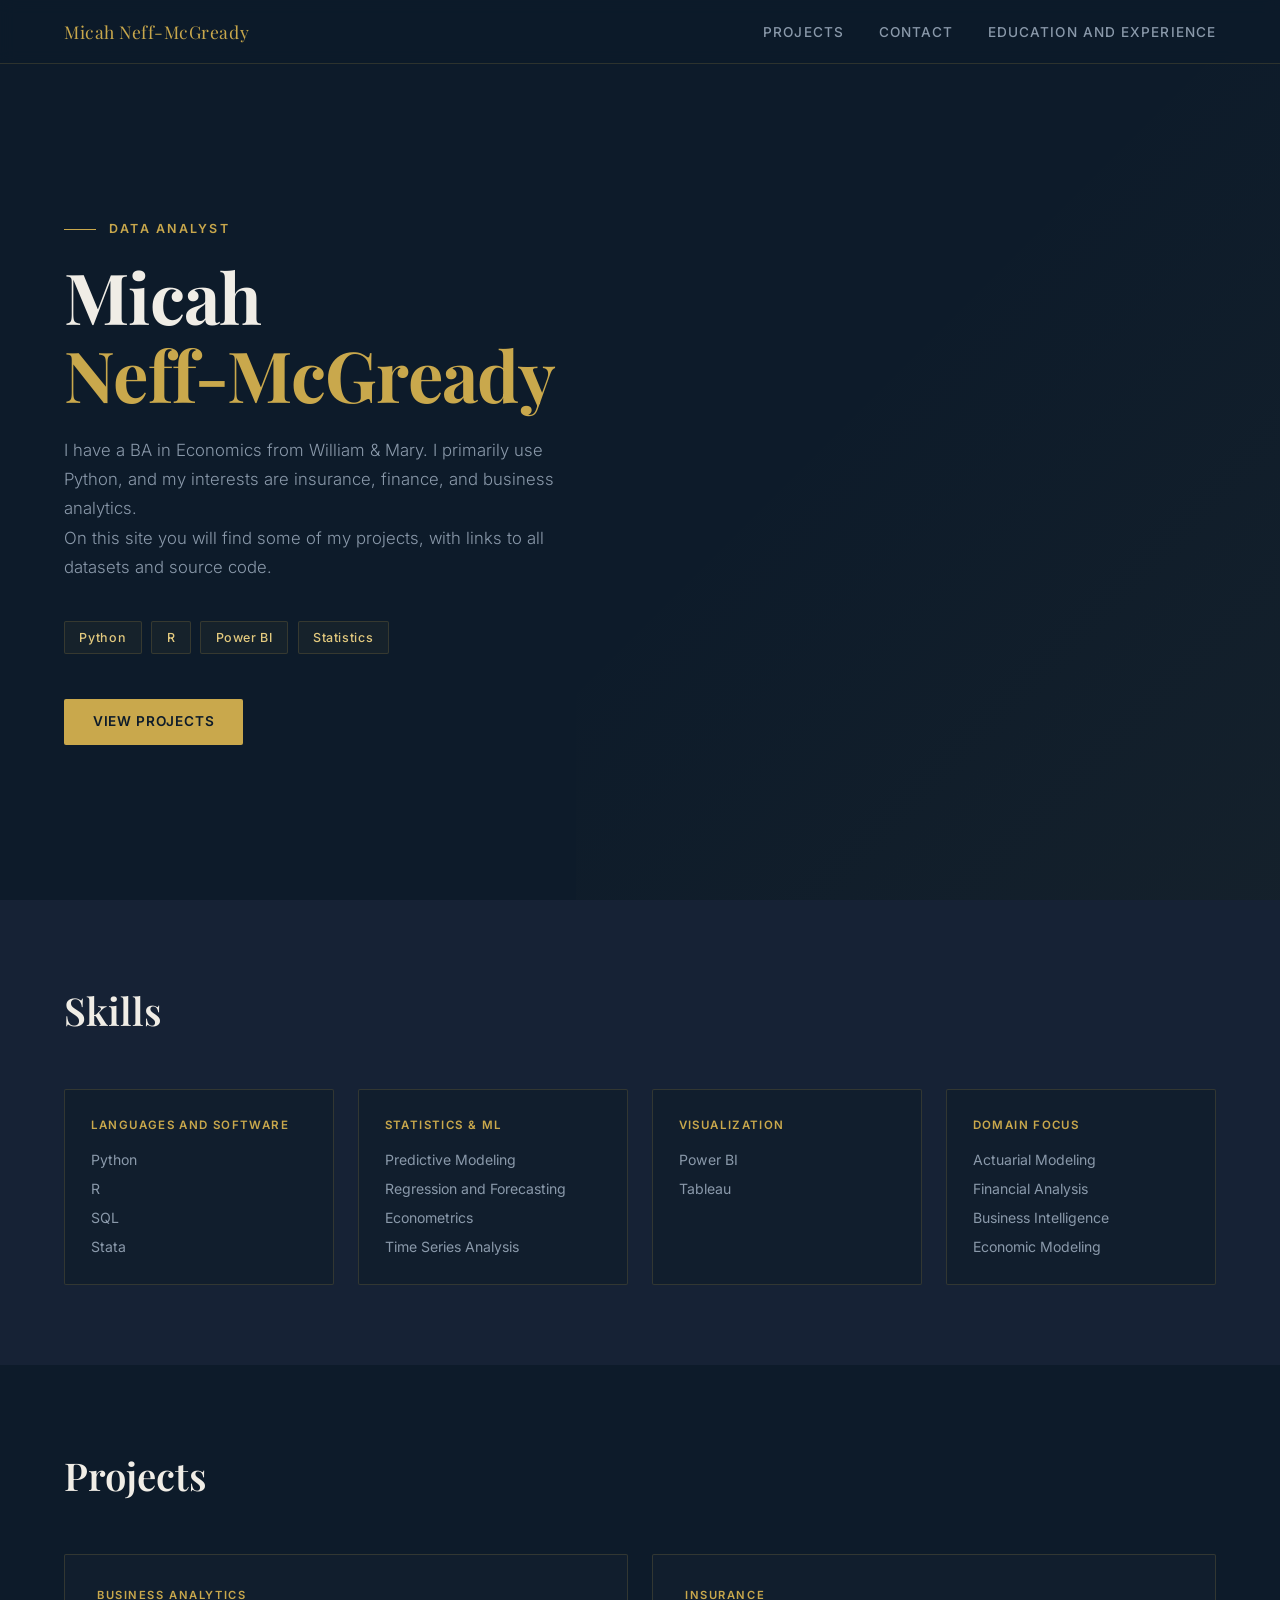
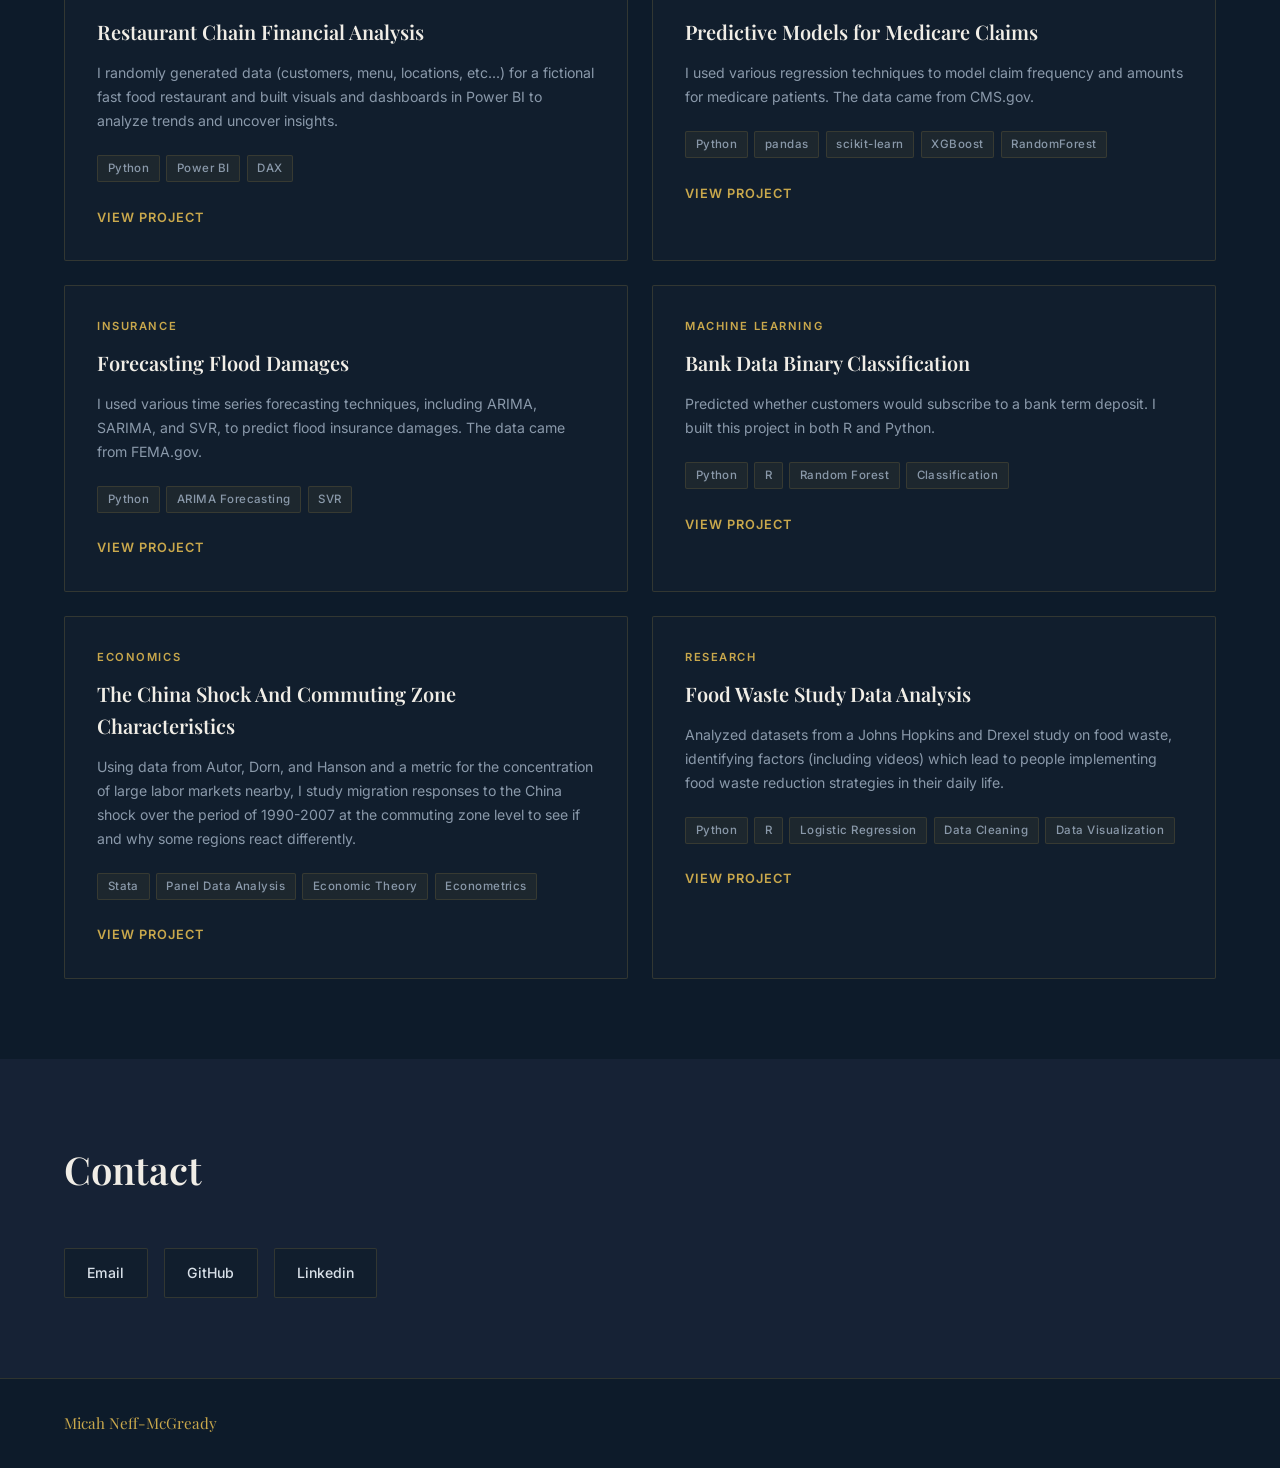
<file: index.html>
<html lang="en">

<head>
    <title>Micah Neff-McGready</title>
    <link rel="preconnect" href="https://fonts.googleapis.com">
    <link rel="preconnect" href="https://fonts.gstatic.com" crossorigin>
    <link
        href="https://fonts.googleapis.com/css2?family=Playfair+Display:wght@600;700&family=Inter:wght@300;400;500;600&display=swap"
        rel="stylesheet" />
    <meta charset="UTF-8" />
    <meta name="viewport" content="width=device-width, initial-scale=1.0" />
    <style>
        *,
        *::before,
        *::after {
            box-sizing: border-box;
            margin: 0;
            padding: 0;
        }

        :root {
            --navy: #0D1B2A;
            --navy-mid: #162235;
            --steel: #2C3E55;
            --gold: #C9A84C;
            --gold-lt: #E2C97E;
            --off-white: #F0EDE6;
            --muted: #8A99AA;
            --text: #D8E0E8;
            --card-bg: #111E2D;
            --border: rgba(201, 168, 76, 0.18);
        }

        html {
            scroll-behavior: smooth;
        }

        body {
            font-family: 'Inter', sans-serif;
            background: var(--navy);
            color: var(--text);
            line-height: 1.6;
        }

        /* Navigation Buttons */
        nav {
            position: fixed;
            top: 0;
            left: 0;
            right: 0;
            z-index: 100;
            display: flex;
            justify-content: space-between;
            align-items: center;
            padding: 1.1rem 4rem;
            background: rgba(13, 27, 42, 0.92);
            backdrop-filter: blur(8px);
            border-bottom: 1px solid var(--border);
        }

        .nav-name {
            font-family: 'Playfair Display', serif;
            font-size: 1.1rem;
            color: var(--gold);
            letter-spacing: 0.03em;
        }

        .nav-links {
            display: flex;
            gap: 2.2rem;
            list-style: none;
        }

        .nav-links a {
            text-decoration: none;
            color: var(--muted);
            font-size: 0.85rem;
            font-weight: 500;
            letter-spacing: 0.08em;
            text-transform: uppercase;
            transition: color 0.2s;
        }

        .nav-links a:hover {
            color: var(--gold);
        }

        /*  Hero Image */
        .hero {
            min-height: 100vh;
            display: flex;
            align-items: center;
            padding: 8rem 4rem 4rem;
            position: relative;
            overflow: hidden;
        }

        .hero::before {
            content: '';
            position: absolute;
            top: 0;
            right: 0;
            width: 55%;
            height: 100%;
            background: linear-gradient(135deg, transparent 40%, rgba(201, 168, 76, 0.04) 100%);
            pointer-events: none;
        }

        .hero-content {
            position: relative;
            z-index: 1;
            max-width: 680px;
        }

        .hero-eyebrow {
            font-size: 0.78rem;
            font-weight: 600;
            letter-spacing: 0.18em;
            text-transform: uppercase;
            color: var(--gold);
            margin-bottom: 1.2rem;
            display: flex;
            align-items: center;
            gap: 0.8rem;
        }

        .hero-eyebrow::before {
            content: '';
            display: inline-block;
            width: 32px;
            height: 1px;
            background: var(--gold);
        }

        h1 {
            font-family: 'Playfair Display', serif;
            font-size: clamp(2.8rem, 6vw, 4.4rem);
            font-weight: 700;
            line-height: 1.1;
            color: var(--off-white);
            margin-bottom: 1.4rem;
            letter-spacing: -0.01em;
        }

        h1 span {
            color: var(--gold);
        }

        .hero-bio {
            font-size: 1.05rem;
            font-weight: 300;
            color: var(--muted);
            max-width: 520px;
            margin-bottom: 2.4rem;
            line-height: 1.75;
        }

        .hero-tags {
            display: flex;
            flex-wrap: wrap;
            gap: 0.6rem;
            margin-bottom: 2.8rem;
        }

        .tag {
            padding: 0.35rem 0.9rem;
            border: 1px solid var(--border);
            border-radius: 2px;
            font-size: 0.78rem;
            font-weight: 500;
            color: var(--gold-lt);
            letter-spacing: 0.05em;
            background: rgba(201, 168, 76, 0.05);
        }

        .hero-cta {
            display: flex;
            gap: 1rem;
            flex-wrap: wrap;
        }

        .btn {
            padding: 0.75rem 1.8rem;
            font-size: 0.85rem;
            font-weight: 600;
            letter-spacing: 0.06em;
            text-transform: uppercase;
            text-decoration: none;
            border-radius: 2px;
            transition: all 0.2s;
            cursor: pointer;
            border: none;
        }

        .btn-primary {
            background: var(--gold);
            color: var(--navy);
        }

        .btn-primary:hover {
            background: var(--gold-lt);
        }

        .btn-outline {
            background: transparent;
            color: var(--gold);
            border: 1px solid var(--gold);
        }

        .btn-outline:hover {
            background: rgba(201, 168, 76, 0.08);
        }

        /* Sections */
        section {
            padding: 5rem 4rem;
        }

        .section-label {
            font-size: 0.75rem;
            font-weight: 600;
            letter-spacing: 0.18em;
            text-transform: uppercase;
            color: var(--gold);
            margin-bottom: 0.6rem;
            display: flex;
            align-items: center;
            gap: 0.8rem;
        }

        .section-label::before {
            content: '';
            display: inline-block;
            width: 24px;
            height: 1px;
            background: var(--gold);
        }

        h2 {
            font-family: 'Playfair Display', serif;
            font-size: clamp(1.8rem, 3vw, 2.4rem);
            color: var(--off-white);
            margin-bottom: 3rem;
            font-weight: 600;
        }

        /* Skills */
        .skills-section {
            background: var(--navy-mid);
        }

        .skills-grid {
            display: grid;
            grid-template-columns: repeat(auto-fit, minmax(200px, 1fr));
            gap: 1.5rem;
        }

        .skill-card {
            padding: 1.6rem;
            background: var(--card-bg);
            border: 1px solid var(--border);
            border-radius: 2px;
        }

        .skill-card-title {
            font-size: 0.72rem;
            font-weight: 600;
            letter-spacing: 0.12em;
            text-transform: uppercase;
            color: var(--gold);
            margin-bottom: 0.9rem;
        }

        .skill-list {
            list-style: none;
            display: flex;
            flex-direction: column;
            gap: 0.4rem;
        }

        .skill-list li {
            font-size: 0.88rem;
            color: var(--muted);
            font-weight: 400;
        }

        /* Projects */
        .projects-grid {
            display: grid;
            grid-template-columns: repeat(2, 1fr);
            gap: 1.5rem;
        }

        .project-card:last-child:nth-child(odd) {
            grid-column: 1 / 2;
        }

        .project-card {
            width: 100%;
            max-width: 100%;
        }

        .project-card {
            background: var(--card-bg);
            border: 1px solid var(--border);
            border-radius: 2px;
            padding: 2rem;
            transition: border-color 0.2s, transform 0.2s;
            position: relative;
            overflow: hidden;
        }

        .project-card::before {
            content: '';
            position: absolute;
            top: 0;
            left: 0;
            width: 3px;
            height: 0;
            background: var(--gold);
            transition: height 0.3s ease;
        }

        .project-card:hover {
            border-color: rgba(201, 168, 76, 0.4);
            transform: translateY(-2px);
        }

        .project-card:hover::before {
            height: 100%;
        }

        .project-domain {
            font-size: 0.7rem;
            font-weight: 600;
            letter-spacing: 0.14em;
            text-transform: uppercase;
            color: var(--gold);
            margin-bottom: 0.7rem;
        }

        .project-title {
            font-family: 'Playfair Display', serif;
            font-size: 1.25rem;
            color: var(--off-white);
            margin-bottom: 0.8rem;
            font-weight: 600;
        }

        .project-desc {
            font-size: 0.88rem;
            color: var(--muted);
            line-height: 1.7;
            margin-bottom: 1.4rem;
        }

        .project-stack {
            display: flex;
            flex-wrap: wrap;
            gap: 0.4rem;
            margin-bottom: 1.6rem;
        }

        .stack-tag {
            font-size: 0.72rem;
            font-weight: 500;
            padding: 0.2rem 0.6rem;
            background: rgba(201, 168, 76, 0.07);
            border: 1px solid rgba(201, 168, 76, 0.15);
            border-radius: 2px;
            color: var(--muted);
            letter-spacing: 0.04em;
        }

        .project-link {
            font-size: 0.8rem;
            font-weight: 600;
            letter-spacing: 0.08em;
            text-transform: uppercase;
            color: var(--gold);
            text-decoration: none;
            display: inline-flex;
            align-items: center;
            gap: 0.4rem;
            transition: gap 0.2s;
        }

        .project-link:hover {
            gap: 0.7rem;
        }

        /* Contact */
        .contact-section {
            background: var(--navy-mid);
        }

        .contact-inner {
            max-width: 560px;
        }

        .contact-desc {
            font-size: 1rem;
            color: var(--muted);
            margin-bottom: 2rem;
            line-height: 1.75;
            font-weight: 300;
        }

        .contact-links {
            display: flex;
            gap: 1rem;
            flex-wrap: wrap;
        }

        .contact-item {
            display: flex;
            align-items: center;
            gap: 0.6rem;
            padding: 0.8rem 1.4rem;
            border: 1px solid var(--border);
            border-radius: 2px;
            text-decoration: none;
            color: var(--text);
            font-size: 0.88rem;
            font-weight: 500;
            transition: border-color 0.2s, color 0.2s;
            background: var(--card-bg);
        }

        .contact-item:hover {
            border-color: var(--gold);
            color: var(--gold);
        }

        /* Footer */
        footer {
            padding: 2rem 4rem;
            border-top: 1px solid var(--border);
            display: flex;
            justify-content: space-between;
            align-items: center;
            flex-wrap: wrap;
            gap: 1rem;
        }

        .footer-name {
            font-family: 'Playfair Display', serif;
            color: var(--gold);
            font-size: 0.95rem;
        }

        .footer-note {
            font-size: 0.78rem;
            color: var(--muted);
        }

        @media (max-width: 768px) {
            nav {
                padding: 1rem 1.5rem;
            }

            .nav-links {
                gap: 1.2rem;
            }

            .hero,
            section,
            footer {
                padding-left: 1.5rem;
                padding-right: 1.5rem;
            }

            .hero {
                padding-top: 7rem;
            }
        }
    </style>

</head>

<body>
    <nav>
        <span class="nav-name">Micah Neff-McGready</span>
        <ul class="nav-links">
            <li><a href="#projects">Projects</a></li>
            <li><a href="#contact">Contact</a></li>
            <li><a href="projects/educ_exp.html">Education and Experience</a></li>
        </ul>
    </nav>

    <!--Hero-->
    <section class="hero" id="home">
        <div class="hero-content">
            <div class="hero-eyebrow">Data Analyst</div>
            <h1>Micah<br><span>Neff-McGready</span></h1>
            <p class="hero-bio">
                I have a BA in Economics from William & Mary. I primarily use Python, and my interests are insurance,
                finance, and business analytics. <br>
                On this site you will find some of my projects, with links to all datasets and source code. <br>
                
            </p>
            <div class="hero-tags">
                <span class="tag">Python</span>
                <span class="tag">R</span>
                <span class="tag">Power BI</span>
                <span class="tag">Statistics</span>
            </div>
            <div class="hero-cta">
                <a href="#projects" class="btn btn-primary">View Projects</a>
            </div>
        </div>
    </section>



    <!--Skills-->
    <section class="skills-section" id="skills">
        <h2>Skills</h2>
        <div class="skills-grid">
            <div class="skill-card">
                <div class="skill-card-title">Languages and Software</div>
                <ul class="skill-list">
                    <li>Python</li>
                    <li>R</li>
                    <li>SQL</li>
                    <li>Stata</li>
                </ul>
            </div>
            <div class="skill-card">
                <div class="skill-card-title">Statistics & ML</div>
                <ul class="skill-list">
                    <li>Predictive Modeling</li>
                    <li>Regression and Forecasting</li>
                    <li>Econometrics</li>
                    <li>Time Series Analysis</li>
                </ul>
            </div>
            <div class="skill-card">
                <div class="skill-card-title">Visualization</div>
                <ul class="skill-list">
                    <li>Power BI</li>
                    <li>Tableau</li>
                </ul>
            </div>
            <div class="skill-card">
                <div class="skill-card-title">Domain Focus</div>
                <ul class="skill-list">
                    <li>Actuarial Modeling</li>
                    <li>Financial Analysis</li>
                    <li>Business Intelligence</li>
                    <li>Economic Modeling</li>
                </ul>
            </div>
        </div>
    </section>


    <!--Projects-->
    <section id="projects">
        <h2>Projects</h2>
        <div class="projects-grid">

            <div class="project-card">
                <div class="project-domain">Business Analytics</div>
                <div class="project-title">Restaurant Chain Financial Analysis</div>
                <p class="project-desc">
                    I randomly generated data (customers, menu, locations, etc...) for a fictional fast food restaurant
                    and built visuals and dashboards in Power BI to analyze trends and uncover insights.
                </p>
                <div class="project-stack">
                    <span class="stack-tag">Python</span>
                    <span class="stack-tag">Power BI</span>
                    <span class="stack-tag">DAX</span>
                </div>
                <a href="projects/restuarant.html" class="project-link">View Project </a>
            </div>

            <div class="project-card">
                <div class="project-domain">Insurance</div>
                <div class="project-title">Predictive Models for Medicare Claims</div>
                <p class="project-desc">
                    I used various regression techniques to model claim frequency and amounts for medicare patients. The
                    data came from CMS.gov.
                </p>
                <div class="project-stack">
                    <span class="stack-tag">Python</span>
                    <span class="stack-tag">pandas</span>
                    <span class="stack-tag">scikit-learn</span>
                    <span class="stack-tag">XGBoost</span>
                    <span class="stack-tag">RandomForest</span>
                </div>
                <a href="projects/medicare.html" class="project-link">View Project </a>
            </div>

            <div class="project-card">
                <div class="project-domain">Insurance</div>
                <div class="project-title">Forecasting Flood Damages</div>
                <p class="project-desc">
                    I used various time series forecasting techniques, including ARIMA, SARIMA, and SVR, to predict
                    flood insurance damages. The data came from FEMA.gov.
                </p>
                <div class="project-stack">
                    <span class="stack-tag">Python</span>
                    <span class="stack-tag">ARIMA Forecasting</span>
                    <span class="stack-tag">SVR</span>
                </div>
                <a href="projects/flood.html" class="project-link">View Project </a>
            </div>

            <div class="project-card">
                <div class="project-domain">Machine Learning</div>
                <div class="project-title">Bank Data Binary Classification</div>
                <p class="project-desc">
                    Predicted whether customers would subscribe to a bank term deposit. I built this project in both R
                    and Python.
                </p>
                <div class="project-stack">
                    <span class="stack-tag">Python</span>
                    <span class="stack-tag">R</span>
                    <span class="stack-tag">Random Forest</span>
                    <span class="stack-tag">Classification</span>
                </div>
                <a href="projects/bank.html" class="project-link">View Project </a>
            </div>


            <div class="project-card">
                <div class="project-domain">Economics</div>
                <div class="project-title">The China Shock And Commuting Zone Characteristics</div>
                <p class="project-desc">
                    Using data from Autor, Dorn, and Hanson and a metric for the concentration of large labor markets
                    nearby, I study migration responses to the China shock over the period of 1990-2007 at the commuting
                    zone level to see if and why some regions react differently.
                </p>
                <div class="project-stack">
                    <span class="stack-tag">Stata</span>
                    <span class="stack-tag">Panel Data Analysis</span>
                    <span class="stack-tag">Economic Theory</span>
                    <span class="stack-tag">Econometrics</span>
                </div>
                <a href="projects/china.html" class="project-link">View Project </a>
            </div>

            <div class="project-card">
                <div class="project-domain">Research</div>
                <div class="project-title">Food Waste Study Data Analysis</div>
                <p class="project-desc">
                    Analyzed datasets from a Johns Hopkins and Drexel study on food waste, identifying
                    factors (including videos) which lead to people implementing food waste reduction 
                    strategies in their daily life.
                </p>
                <div class="project-stack">
                    <span class="stack-tag">Python</span>
                    <span class="stack-tag">R</span>
                    <span class="stack-tag">Logistic Regression</span>
                    <span class="stack-tag">Data Cleaning</span>
                    <span class="stack-tag">Data Visualization</span>
                </div>
                <a href="projects/foodwaste.html" class="project-link">View Project </a>
            </div>



        </div>

    </section>


    
    <!--Contact-->

    <section class="contact-section" id="contact">
        <div class="contact-inner">
            <h2>Contact</h2>
            <div class="contact-links">
                <a href="mailto:micahnmcg36@gmail.com" class="contact-item">
                     Email
                </a>
                <a href="https://github.com/micahnmcg36-droid" class="contact-item" target="_blank">
                     GitHub
                </a>
                <a href ="https://www.linkedin.com/in/micah-mcg/" class="contact-item" target="_blank">
                    Linkedin
                </a>
            </div>
        </div>
    </section>

    <!--Footer-->
    <footer>
        <span class="footer-name">Micah Neff-McGready</span>
    </footer>

</body>

</html>





</body>

</html>
</file>
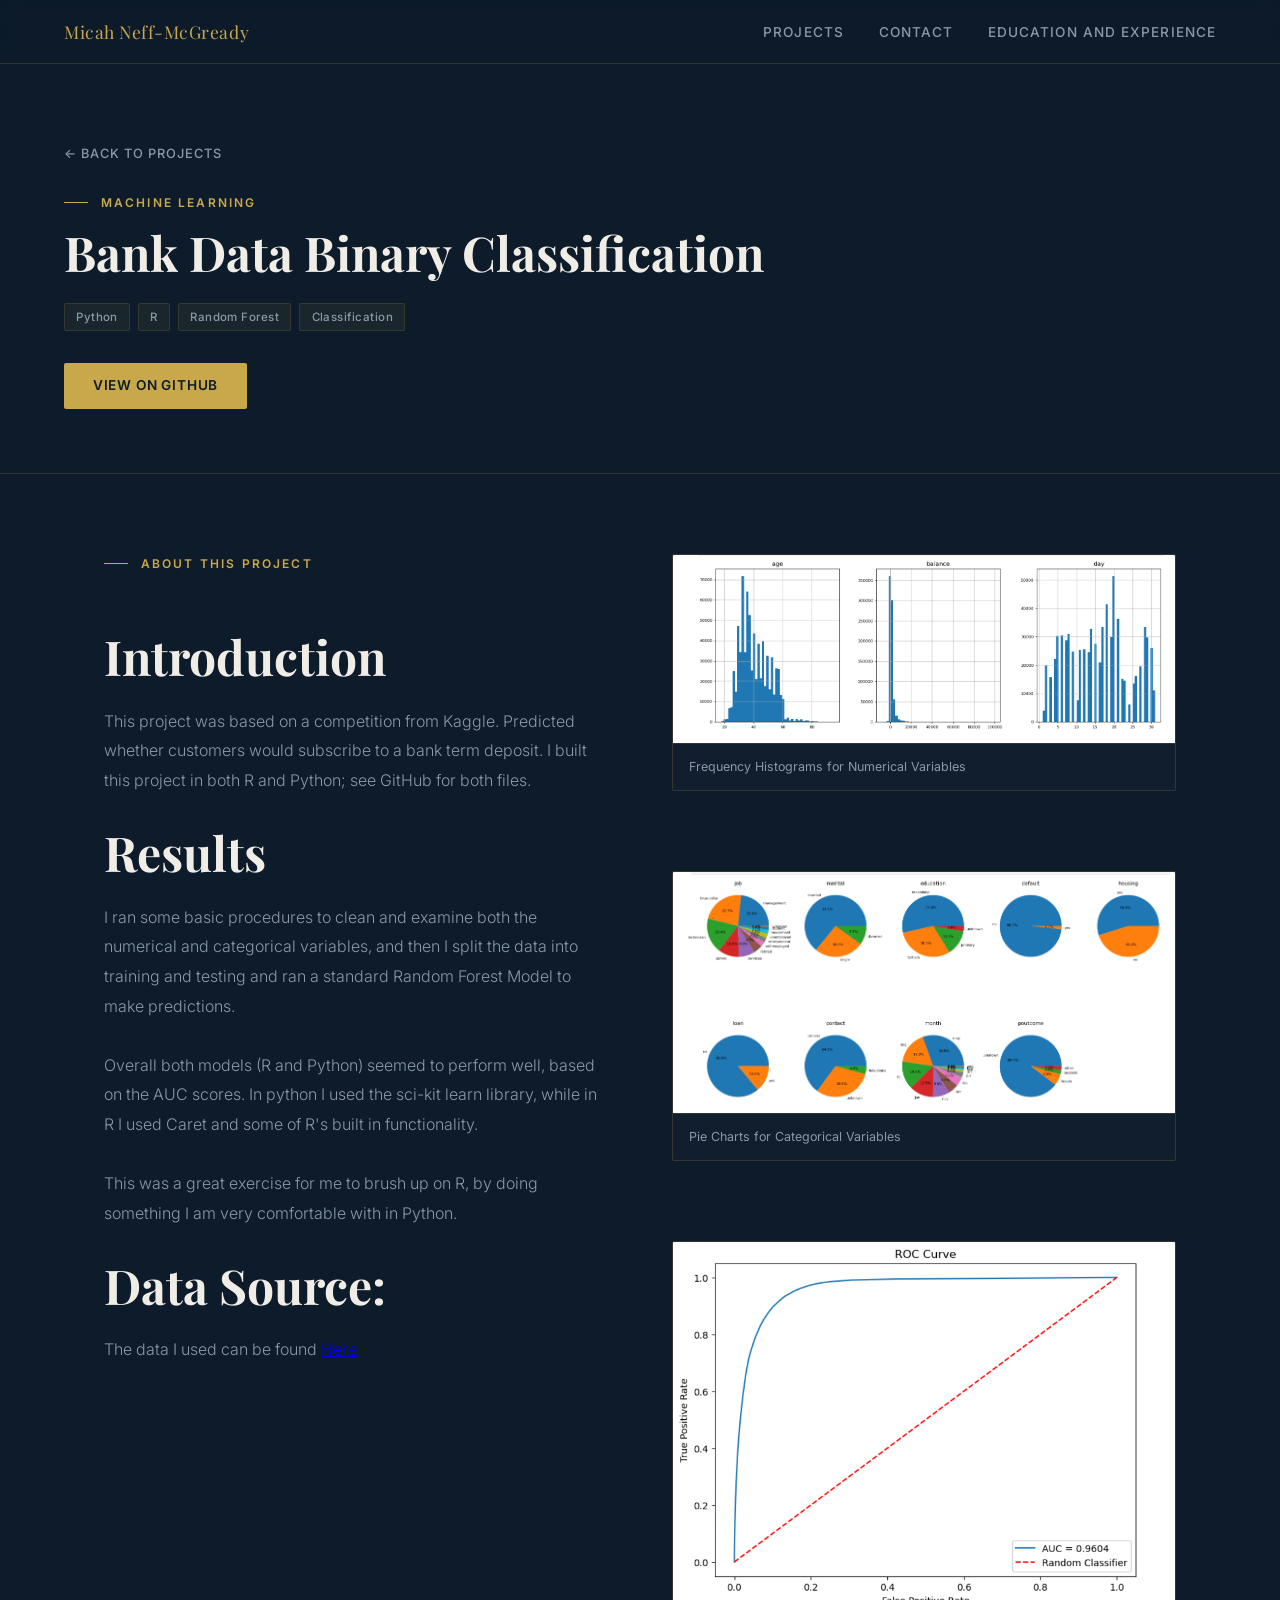
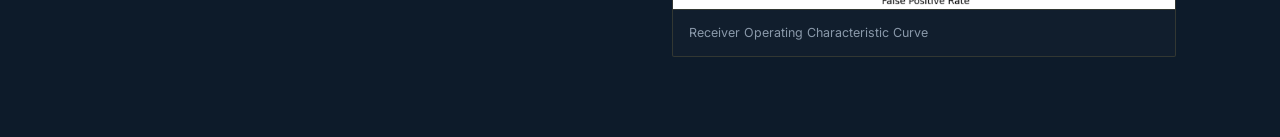
<file: projects/bank.html>
<html lang="en">

<head>
    <meta charset="UTF-8" />
    <meta name="viewport" content="width=device-width, initial-scale=1.0" />
    <title>Bank Data Binary Classification</title>
    <link
        href="https://fonts.googleapis.com/css2?family=Playfair+Display:wght@600;700&family=Inter:wght@300;400;500;600&display=swap"
        rel="stylesheet" />
    <style>
        *,
        *::before,
        *::after {
            box-sizing: border-box;
            margin: 0;
            padding: 0;
        }

        :root {
            --navy: #0D1B2A;
            --navy-mid: #162235;
            --steel: #2C3E55;
            --gold: #C9A84C;
            --gold-lt: #E2C97E;
            --off-white: #F0EDE6;
            --muted: #8A99AA;
            --text: #D8E0E8;
            --card-bg: #111E2D;
            --border: rgba(201, 168, 76, 0.18);
        }

        html {
            scroll-behavior: smooth;
        }

        body {
            font-family: 'Inter', sans-serif;
            background: var(--navy);
            color: var(--text);
            line-height: 1.6;
        }

        /*Navigation*/
        nav {
            position: fixed;
            top: 0;
            left: 0;
            right: 0;
            z-index: 100;
            display: flex;
            justify-content: space-between;
            align-items: center;
            padding: 1.1rem 4rem;
            background: rgba(13, 27, 42, 0.92);
            backdrop-filter: blur(8px);
            border-bottom: 1px solid var(--border);
        }

        .nav-name {
            font-family: 'Playfair Display', serif;
            font-size: 1.1rem;
            color: var(--gold);
            letter-spacing: 0.03em;
            text-decoration: none;
        }

        .nav-links {
            display: flex;
            gap: 2.2rem;
            list-style: none;
        }

        .nav-links a {
            text-decoration: none;
            color: var(--muted);
            font-size: 0.85rem;
            font-weight: 500;
            letter-spacing: 0.08em;
            text-transform: uppercase;
            transition: color 0.2s;
        }

        .nav-links a:hover {
            color: var(--gold);
        }

        /*Hero*/
        .project-hero {
            padding: 9rem 4rem 4rem;
            border-bottom: 1px solid var(--border);
            position: relative;
            overflow: hidden;
        }


        .hero-inner {
            position: relative;
            z-index: 1;
            max-width: 760px;
        }

        .back-link {
            display: inline-flex;
            align-items: center;
            gap: 0.5rem;
            font-size: 0.8rem;
            font-weight: 500;
            letter-spacing: 0.08em;
            text-transform: uppercase;
            color: var(--muted);
            text-decoration: none;
            margin-bottom: 1.8rem;
            transition: color 0.2s;
        }

        .back-link:hover {
            color: var(--gold);
        }

        .project-domain {
            font-size: 0.75rem;
            font-weight: 600;
            letter-spacing: 0.18em;
            text-transform: uppercase;
            color: var(--gold);
            margin-bottom: 0.8rem;
            display: flex;
            align-items: center;
            gap: 0.8rem;
        }

        .project-domain::before {
            content: '';
            display: inline-block;
            width: 24px;
            height: 1px;
            background: var(--gold);
        }

        h1 {
            font-family: 'Playfair Display', serif;
            font-size: clamp(2rem, 4vw, 3rem);
            color: var(--off-white);
            line-height: 1.15;
            margin-bottom: 1.4rem;
            font-weight: 700;
        }

        .project-stack {
            display: flex;
            flex-wrap: wrap;
            gap: 0.5rem;
            margin-bottom: 2rem;
        }

        .stack-tag {
            font-size: 0.72rem;
            font-weight: 500;
            padding: 0.25rem 0.7rem;
            background: rgba(201, 168, 76, 0.07);
            border: 1px solid rgba(201, 168, 76, 0.15);
            border-radius: 2px;
            color: var(--muted);
            letter-spacing: 0.04em;
        }

        .btn {
            padding: 0.75rem 1.8rem;
            font-size: 0.85rem;
            font-weight: 600;
            letter-spacing: 0.06em;
            text-transform: uppercase;
            text-decoration: none;
            border-radius: 2px;
            transition: all 0.2s;
            display: inline-flex;
            align-items: center;
            gap: 0.5rem;
        }

        .btn-primary {
            background: var(--gold);
            color: var(--navy);
        }

        .btn-primary:hover {
            background: var(--gold-lt);
        }

        /*Content*/
        .project-body {
            display: grid;
            grid-template-columns: 1fr 1fr;
            gap: 4rem;
            padding: 5rem 4rem;
            max-width: 1200px;
            margin: 0 auto;
        }

        /*About*/
        .about-col {
            display: flex;
            flex-direction: column;
            gap: 2.5rem;
        }

        .screenshots-col {
            display: flex;
            flex-direction: column;
            gap: 5rem;
        }


        .about-section {
            margin-bottom: 4rem;
        }

        .section-label {
            font-size: 0.75rem;
            font-weight: 600;
            letter-spacing: 0.18em;
            text-transform: uppercase;
            color: var(--gold);
            margin-bottom: 1rem;
            display: flex;
            align-items: center;
            gap: 0.8rem;
        }

        .section-label::before {
            content: '';
            display: inline-block;
            width: 24px;
            height: 1px;
            background: var(--gold);
        }

        .about-text {
            font-size: 1rem;
            color: var(--muted);
            line-height: 1.85;
            font-weight: 300;
        }

        .about-text p+p {
            margin-top: 1rem;
        }

        /*Pictures*/
        .pictures-section {
            margin-bottom: 4rem;
        }

        .pictures-grid {
            display: grid;
            grid-template-columns: repeat(2, 1fr);
            gap: 1.2rem;
        }

        .picture-card {
            background: var(--card-bg);
            border: 1px solid var(--border);
            border-radius: 2px;
            overflow: hidden;
        }

        .picture-card img {
            width: 100%;
            height: auto;   
            display: block;
        }

        .picture-caption {
            padding: 0.8rem 1rem;
            font-size: 0.78rem;
            color: var(--muted);
            font-weight: 400;
            border-top: 1px solid var(--border);
        }

        /*GitHub CTA*/
        .github-section {
            padding: 2.5rem;
            background: var(--card-bg);
            border: 1px solid var(--border);
            border-radius: 2px;
            display: flex;
            justify-content: space-between;
            align-items: center;
            flex-wrap: wrap;
            gap: 1.5rem;
        }

        .github-text h3 {
            font-family: 'Playfair Display', serif;
            font-size: 1.2rem;
            color: var(--off-white);
            margin-bottom: 0.3rem;
        }

        .github-text p {
            font-size: 0.88rem;
            color: var(--muted);
            font-weight: 300;
        }

        /*Footer*/
        footer {
            padding: 2rem 4rem;
            border-top: 1px solid var(--border);
            display: flex;
            justify-content: space-between;
            align-items: center;
            flex-wrap: wrap;
            gap: 1rem;
            margin-top: 2rem;
        }

        .footer-name {
            font-family: 'Playfair Display', serif;
            color: var(--gold);
            font-size: 0.95rem;
        }

        .footer-note {
            font-size: 0.78rem;
            color: var(--muted);
        }

        @media (max-width: 768px) {
            nav {
                padding: 1rem 1.5rem;
            }

            .project-hero,
            .content,
            footer {
                padding-left: 1.5rem;
                padding-right: 1.5rem;
            }

            .pictures-grid {
                grid-template-columns: 1fr;
            }

            .github-section {
                flex-direction: column;
            }
        }

        @media (max-width: 900px) {
            .project-body {
                grid-template-columns: 1fr;
                padding: 3rem 1.5rem;
                gap: 3rem;
            }
        }
    </style>
</head>

<body>

    <!--Navigation--> <!--Remember to Fix Nav Links when uploaded to github-->
    <nav>
        <a href="../index.html" class="nav-name">Micah Neff-McGready</a>
        <ul class="nav-links">
            <li><a href="../index.html#projects">Projects</a></li>
            <li><a href="../index.html#contact">Contact</a></li>
            <li><a href="educ_exp.html">Education and Experience</a></li>
        </ul>
    </nav>

    <!-- HERO --> <!--Remember to Fix Nav Links when uploaded to github-->
    <div class="project-hero">
        <div class="hero-inner">
            <a href="../index.html#projects" class="back-link">← Back to Projects</a>
            <div class="project-domain">Machine Learning</div>
            <h1>Bank Data Binary Classification</h1>
            <div class="project-stack">
                <span class="stack-tag">Python</span>
                <span class="stack-tag">R</span>
                <span class="stack-tag">Random Forest</span>
                <span class="stack-tag">Classification</span>
            </div>
            <a href="https://github.com/micahnmcg36-droid/Bank-Data/tree/main" class="btn btn-primary" target="_blank">
                View on GitHub
            </a>
        </div>
    </div>

    <!--Content-->
    <div class="project-body">

        <!--About-->
        <div class="about-col">
            <div class="section-label">About This Project</div>
            <div class="about-text">
                <p>
                <h1>Introduction</h1> 
                    This project was based on a competition from Kaggle.
                    Predicted whether customers would subscribe to a bank term deposit. 
                    I built this project in both R and Python; see GitHub for both files.
                    <br><br>
                <h1>Results</h1>
                    I ran some basic procedures to clean and examine both the numerical and categorical variables, and then I split the data into training
                    and testing and ran a standard Random Forest Model to make predictions.
                    <br><br>
                    Overall both models (R and Python) seemed to perform well, based on the AUC scores.
                    In python I used the sci-kit learn library, while in R I used Caret and some of R's built in functionality.
                    <br><br>
                    This was a great exercise for me to brush up on R, by doing something I am very comfortable with in Python.
                    <br><br>
                <h1>Data Source:</h1>
                    The data I used can be found <a href="https://www.kaggle.com/competitions/playground-series-s5e8/overview" target = "_blank">Here</a>
                </p>

            </div>
        </div>

        <div class="screenshots-col">

            <div class="picture-card">
                <img src="img/Histograms_bank.png" alt="Frequency Histograms for Numerical Variables" />
                <div class="picture-caption">Frequency Histograms for Numerical Variables</div>
            </div>

            <div class="picture-card">
                <img src="img/Pie_Charts.png" alt="Pie Charts for Categorical Variables" />
                <div class="picture-caption">Pie Charts for Categorical Variables</div>
            </div>

            <div class="picture-card">
                <img src="img/ROC_AUC_2.png" alt="ROC-AUC" />
                <div class="picture-caption">Receiver Operating Characteristic Curve</div>
            </div>


        </div>




    </div>
</file>
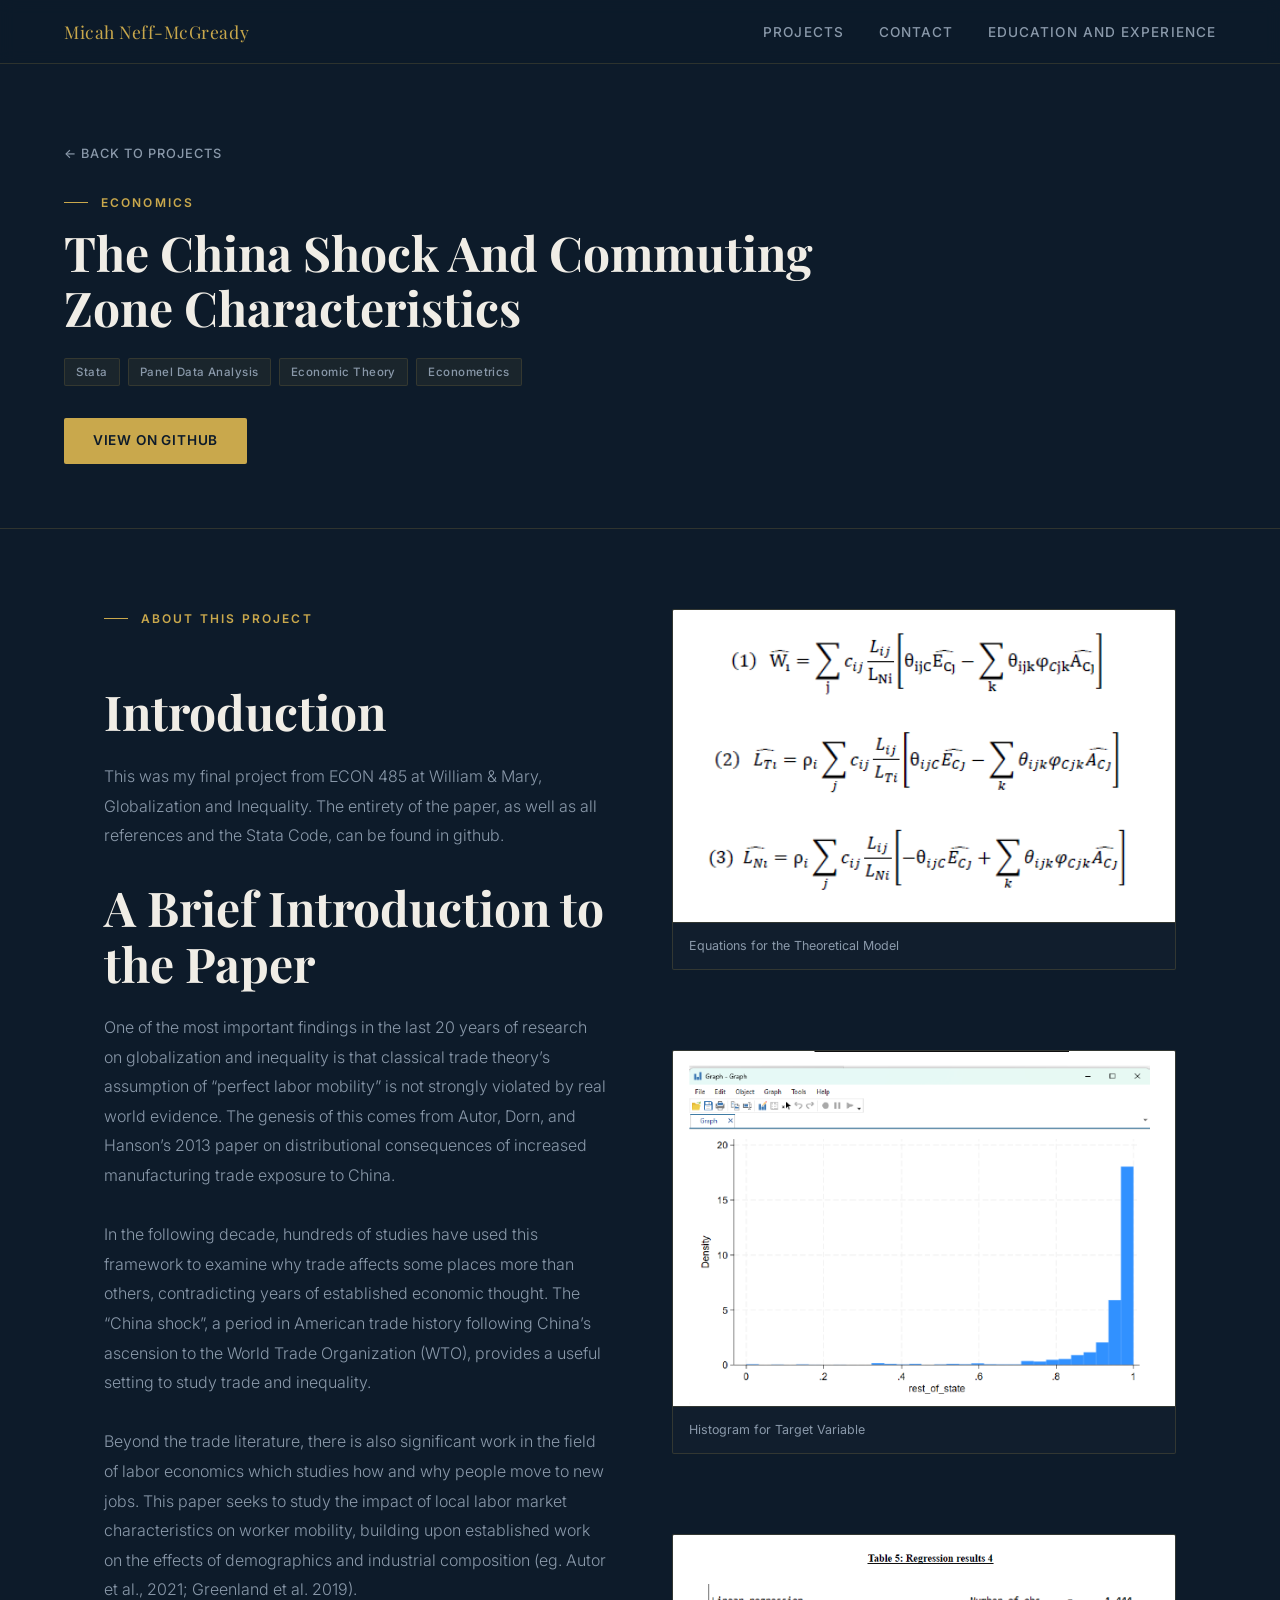
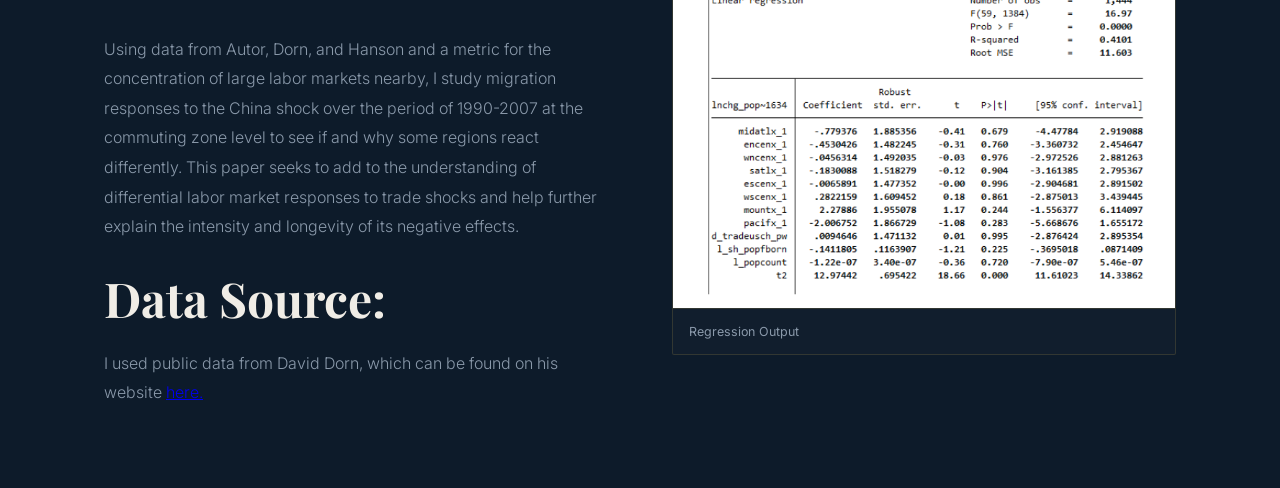
<file: projects/china.html>
<html lang="en">

<head>
    <meta charset="UTF-8" />
    <meta name="viewport" content="width=device-width, initial-scale=1.0" />
    <title>The China Shock And Commuting Zone Characteristics</title>
    <link
        href="https://fonts.googleapis.com/css2?family=Playfair+Display:wght@600;700&family=Inter:wght@300;400;500;600&display=swap"
        rel="stylesheet" />
    <style>
        *,
        *::before,
        *::after {
            box-sizing: border-box;
            margin: 0;
            padding: 0;
        }

        :root {
            --navy: #0D1B2A;
            --navy-mid: #162235;
            --steel: #2C3E55;
            --gold: #C9A84C;
            --gold-lt: #E2C97E;
            --off-white: #F0EDE6;
            --muted: #8A99AA;
            --text: #D8E0E8;
            --card-bg: #111E2D;
            --border: rgba(201, 168, 76, 0.18);
        }

        html {
            scroll-behavior: smooth;
        }

        body {
            font-family: 'Inter', sans-serif;
            background: var(--navy);
            color: var(--text);
            line-height: 1.6;
        }

        /*Navigation*/
        nav {
            position: fixed;
            top: 0;
            left: 0;
            right: 0;
            z-index: 100;
            display: flex;
            justify-content: space-between;
            align-items: center;
            padding: 1.1rem 4rem;
            background: rgba(13, 27, 42, 0.92);
            backdrop-filter: blur(8px);
            border-bottom: 1px solid var(--border);
        }

        .nav-name {
            font-family: 'Playfair Display', serif;
            font-size: 1.1rem;
            color: var(--gold);
            letter-spacing: 0.03em;
            text-decoration: none;
        }

        .nav-links {
            display: flex;
            gap: 2.2rem;
            list-style: none;
        }

        .nav-links a {
            text-decoration: none;
            color: var(--muted);
            font-size: 0.85rem;
            font-weight: 500;
            letter-spacing: 0.08em;
            text-transform: uppercase;
            transition: color 0.2s;
        }

        .nav-links a:hover {
            color: var(--gold);
        }

        /*Hero*/
        .project-hero {
            padding: 9rem 4rem 4rem;
            border-bottom: 1px solid var(--border);
            position: relative;
            overflow: hidden;
        }


        .hero-inner {
            position: relative;
            z-index: 1;
            max-width: 760px;
        }

        .back-link {
            display: inline-flex;
            align-items: center;
            gap: 0.5rem;
            font-size: 0.8rem;
            font-weight: 500;
            letter-spacing: 0.08em;
            text-transform: uppercase;
            color: var(--muted);
            text-decoration: none;
            margin-bottom: 1.8rem;
            transition: color 0.2s;
        }

        .back-link:hover {
            color: var(--gold);
        }

        .project-domain {
            font-size: 0.75rem;
            font-weight: 600;
            letter-spacing: 0.18em;
            text-transform: uppercase;
            color: var(--gold);
            margin-bottom: 0.8rem;
            display: flex;
            align-items: center;
            gap: 0.8rem;
        }

        .project-domain::before {
            content: '';
            display: inline-block;
            width: 24px;
            height: 1px;
            background: var(--gold);
        }

        h1 {
            font-family: 'Playfair Display', serif;
            font-size: clamp(2rem, 4vw, 3rem);
            color: var(--off-white);
            line-height: 1.15;
            margin-bottom: 1.4rem;
            font-weight: 700;
        }

        .project-stack {
            display: flex;
            flex-wrap: wrap;
            gap: 0.5rem;
            margin-bottom: 2rem;
        }

        .stack-tag {
            font-size: 0.72rem;
            font-weight: 500;
            padding: 0.25rem 0.7rem;
            background: rgba(201, 168, 76, 0.07);
            border: 1px solid rgba(201, 168, 76, 0.15);
            border-radius: 2px;
            color: var(--muted);
            letter-spacing: 0.04em;
        }

        .btn {
            padding: 0.75rem 1.8rem;
            font-size: 0.85rem;
            font-weight: 600;
            letter-spacing: 0.06em;
            text-transform: uppercase;
            text-decoration: none;
            border-radius: 2px;
            transition: all 0.2s;
            display: inline-flex;
            align-items: center;
            gap: 0.5rem;
        }

        .btn-primary {
            background: var(--gold);
            color: var(--navy);
        }

        .btn-primary:hover {
            background: var(--gold-lt);
        }

        /*Content*/
        .project-body {
            display: grid;
            grid-template-columns: 1fr 1fr;
            gap: 4rem;
            padding: 5rem 4rem;
            max-width: 1200px;
            margin: 0 auto;
        }

        /*About*/
        .about-col {
            display: flex;
            flex-direction: column;
            gap: 2.5rem;
        }

        .screenshots-col {
            display: flex;
            flex-direction: column;
            gap: 5rem;
        }


        .about-section {
            margin-bottom: 4rem;
        }

        .section-label {
            font-size: 0.75rem;
            font-weight: 600;
            letter-spacing: 0.18em;
            text-transform: uppercase;
            color: var(--gold);
            margin-bottom: 1rem;
            display: flex;
            align-items: center;
            gap: 0.8rem;
        }

        .section-label::before {
            content: '';
            display: inline-block;
            width: 24px;
            height: 1px;
            background: var(--gold);
        }

        .about-text {
            font-size: 1rem;
            color: var(--muted);
            line-height: 1.85;
            font-weight: 300;
        }

        .about-text p+p {
            margin-top: 1rem;
        }

        /*Pictures*/
        .pictures-section {
            margin-bottom: 4rem;
        }

        .pictures-grid {
            display: grid;
            grid-template-columns: repeat(2, 1fr);
            gap: 1.2rem;
        }

        .picture-card {
            background: var(--card-bg);
            border: 1px solid var(--border);
            border-radius: 2px;
            overflow: hidden;
        }

        .picture-card img {
            width: 100%;
            height: auto;   
            display: block;
        }

        .picture-caption {
            padding: 0.8rem 1rem;
            font-size: 0.78rem;
            color: var(--muted);
            font-weight: 400;
            border-top: 1px solid var(--border);
        }

        /*GitHub CTA*/
        .github-section {
            padding: 2.5rem;
            background: var(--card-bg);
            border: 1px solid var(--border);
            border-radius: 2px;
            display: flex;
            justify-content: space-between;
            align-items: center;
            flex-wrap: wrap;
            gap: 1.5rem;
        }

        .github-text h3 {
            font-family: 'Playfair Display', serif;
            font-size: 1.2rem;
            color: var(--off-white);
            margin-bottom: 0.3rem;
        }

        .github-text p {
            font-size: 0.88rem;
            color: var(--muted);
            font-weight: 300;
        }

        /*Footer*/
        footer {
            padding: 2rem 4rem;
            border-top: 1px solid var(--border);
            display: flex;
            justify-content: space-between;
            align-items: center;
            flex-wrap: wrap;
            gap: 1rem;
            margin-top: 2rem;
        }

        .footer-name {
            font-family: 'Playfair Display', serif;
            color: var(--gold);
            font-size: 0.95rem;
        }

        .footer-note {
            font-size: 0.78rem;
            color: var(--muted);
        }

        @media (max-width: 768px) {
            nav {
                padding: 1rem 1.5rem;
            }

            .project-hero,
            .content,
            footer {
                padding-left: 1.5rem;
                padding-right: 1.5rem;
            }

            .pictures-grid {
                grid-template-columns: 1fr;
            }

            .github-section {
                flex-direction: column;
            }
        }

        @media (max-width: 900px) {
            .project-body {
                grid-template-columns: 1fr;
                padding: 3rem 1.5rem;
                gap: 3rem;
            }
        }
    </style>
</head>

<body>

    <!--Navigation--> <!--Remember to Fix Nav Links when uploaded to github-->
    <nav>
        <a href="../index.html" class="nav-name">Micah Neff-McGready</a>
        <ul class="nav-links">
            <li><a href="../index.html#projects">Projects</a></li>
            <li><a href="../index.html#contact">Contact</a></li>
            <li><a href="educ_exp.html">Education and Experience</a></li>
        </ul>
    </nav>

    <!-- HERO --> <!--Remember to Fix Nav Links when uploaded to github-->
    <div class="project-hero">
        <div class="hero-inner">
            <a href="../index.html#projects" class="back-link">← Back to Projects</a>
            <div class="project-domain">Economics</div>
            <h1>The China Shock And Commuting Zone Characteristics</h1>
            <div class="project-stack">
                <span class="stack-tag">Stata</span>
                <span class="stack-tag">Panel Data Analysis</span>
                <span class="stack-tag">Economic Theory</span>
                <span class="stack-tag">Econometrics</span>
            </div>
            <a href="https://github.com/micahnmcg36-droid/Economics-Projects" class="btn btn-primary" target="_blank">
                View on GitHub
            </a>
        </div>
    </div>

    <!--Content-->
    <div class="project-body">

        <!--About-->
        <div class="about-col">
            <div class="section-label">About This Project</div>
            <div class="about-text">
                <p>
                <h1>Introduction</h1>
                    This was my final project from ECON 485 at William & Mary, Globalization and Inequality. 
                    The entirety of the paper, as well as all references and the Stata Code, can be found in github. 
                <br><br>
                <h1>A Brief Introduction to the Paper</h1>
 
                    One of the most important findings in the last 20 years of research on globalization and inequality is that classical trade theory’s assumption of “perfect labor mobility” is not strongly violated by real world evidence. 
                    The genesis of this comes from Autor, Dorn, and Hanson’s 2013 paper on distributional consequences of increased manufacturing trade exposure to China.
                    <br><br>
                    In the following decade, hundreds of studies have used this framework to examine why trade affects some places more than others, contradicting years of established economic thought. 
                    The “China shock”, a period in American trade history following China’s ascension to the World Trade Organization (WTO), provides a useful setting to study trade and inequality. 
                    <br><br>
                    Beyond the trade literature, there is also significant work in the field of labor economics which studies how and why people move to new jobs. 
                    This paper seeks to study the impact of local labor market characteristics on worker mobility, building upon established work on the effects of demographics and industrial composition (eg. Autor et al., 2021; Greenland et al. 2019).
                    <br><br>
                    Using data from Autor, Dorn, and Hanson and a metric for the concentration of large labor markets nearby, I study migration responses to the China shock over the period of 1990-2007 at the commuting zone level to see if and why some regions react differently. 
                    This paper seeks to add to the understanding of differential labor market responses to trade shocks and help further explain the intensity and longevity of its negative effects.
                    <br><br>
                <h1>Data Source:</h1>
 
                    I used public data from David Dorn, which can be found on his website
                    <a
                        href="https://www.ddorn.net/data.htm"
                        target="_blank">here.</a>

                </p>

            </div>
        </div>

        <div class="screenshots-col">

            <div class="picture-card">
                <img src="img/equation.png" alt="Equations" />
                <div class="picture-caption">Equations for the Theoretical Model</div>
            </div>

            <div class="picture-card">
                <img src="img/targetvar.png" alt="Histogram for Target Variable" />
                <div class="picture-caption">Histogram for Target Variable</div>
            </div>

            <div class="picture-card">
                <img src="img/regoutput.png" alt="Regression Output" />
                <div class="picture-caption">Regression Output</div>
            </div>


        </div>




    </div>
</file>
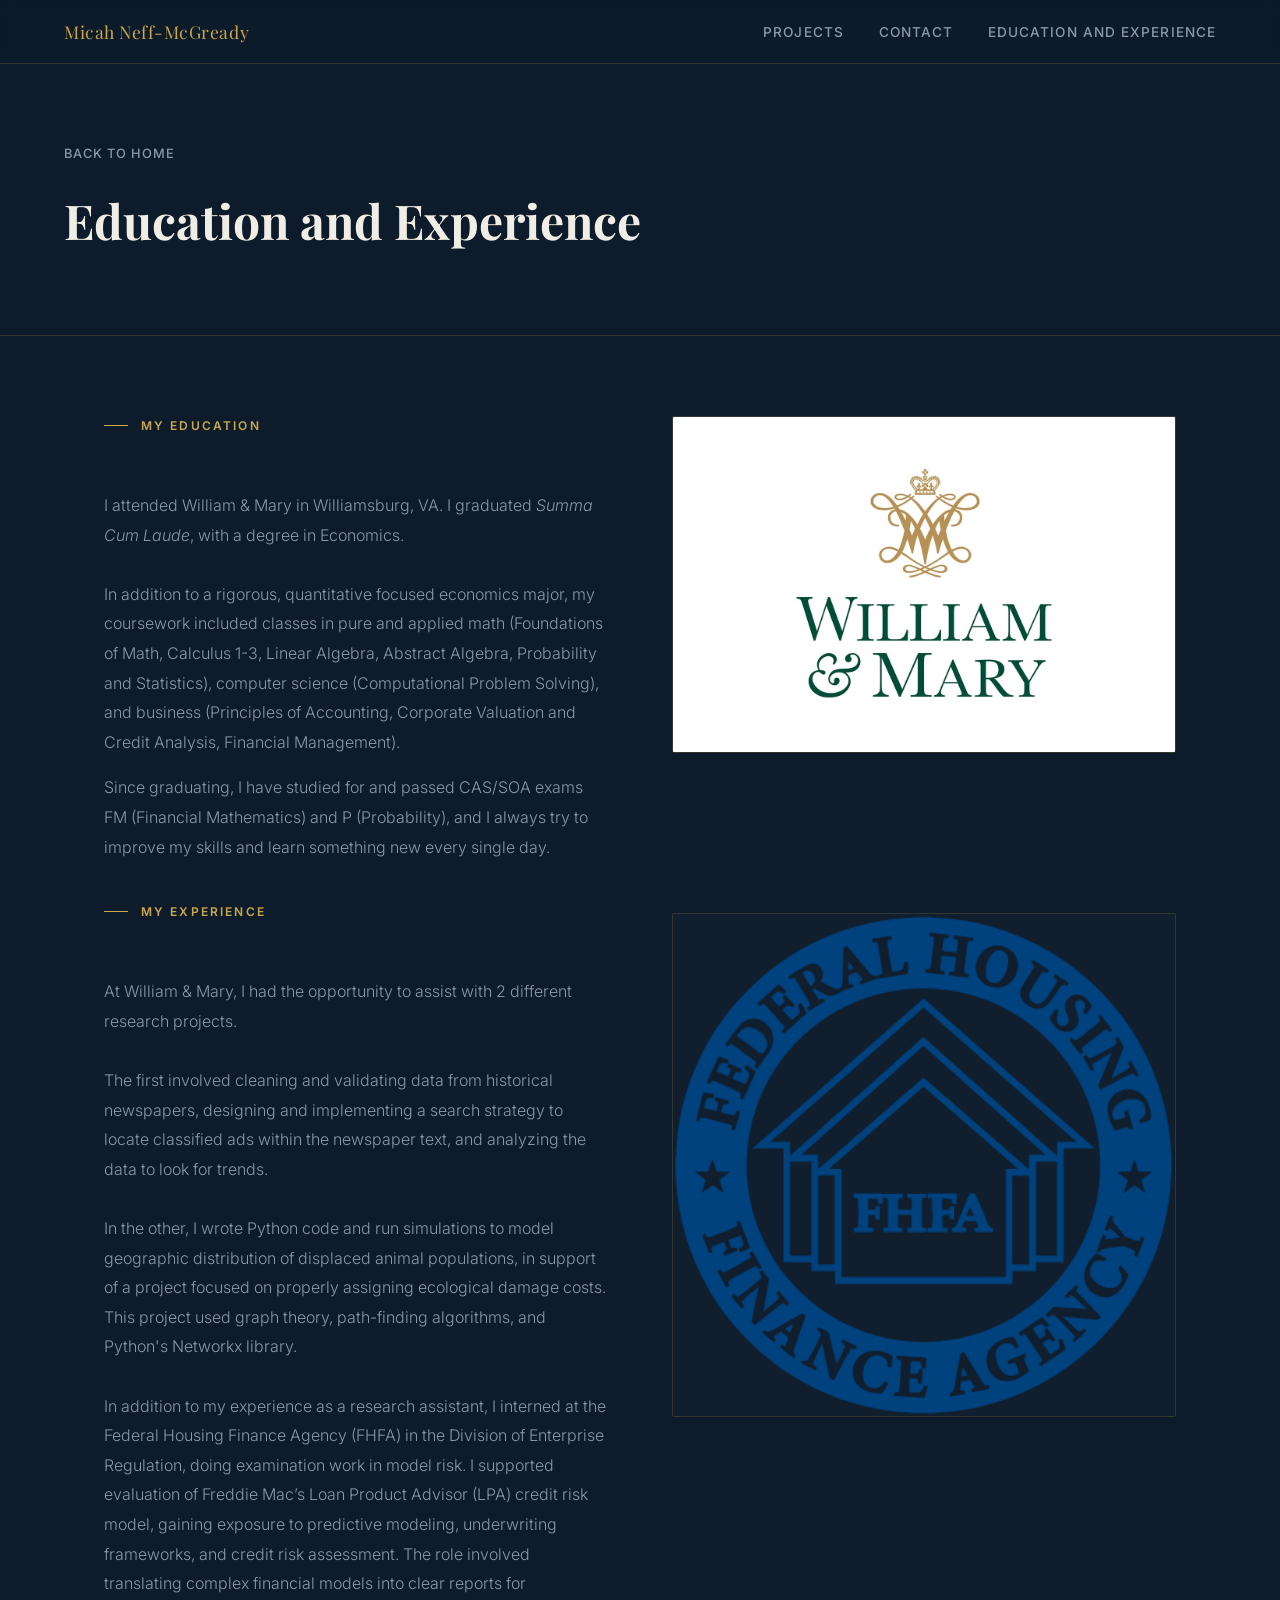
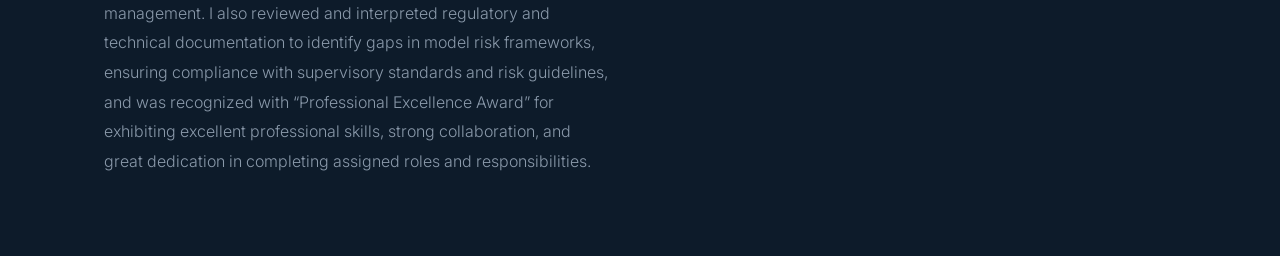
<file: projects/educ_exp.html>
<html lang="en">

<head>
    <meta charset="UTF-8" />
    <meta name="viewport" content="width=device-width, initial-scale=1.0" />
    <title>Education and Experience</title>
    <link
        href="https://fonts.googleapis.com/css2?family=Playfair+Display:wght@600;700&family=Inter:wght@300;400;500;600&display=swap"
        rel="stylesheet" />
    <style>
        *,
        *::before,
        *::after {
            box-sizing: border-box;
            margin: 0;
            padding: 0;
        }

        :root {
            --navy: #0D1B2A;
            --navy-mid: #162235;
            --steel: #2C3E55;
            --gold: #C9A84C;
            --gold-lt: #E2C97E;
            --off-white: #F0EDE6;
            --muted: #8A99AA;
            --text: #D8E0E8;
            --card-bg: #111E2D;
            --border: rgba(201, 168, 76, 0.18);
        }

        html {
            scroll-behavior: smooth;
        }

        body {
            font-family: 'Inter', sans-serif;
            background: var(--navy);
            color: var(--text);
            line-height: 1.6;
        }

        /*Navigation*/
        nav {
            position: fixed;
            top: 0;
            left: 0;
            right: 0;
            z-index: 100;
            display: flex;
            justify-content: space-between;
            align-items: center;
            padding: 1.1rem 4rem;
            background: rgba(13, 27, 42, 0.92);
            backdrop-filter: blur(8px);
            border-bottom: 1px solid var(--border);
        }

        .nav-name {
            font-family: 'Playfair Display', serif;
            font-size: 1.1rem;
            color: var(--gold);
            letter-spacing: 0.03em;
            text-decoration: none;
        }

        .nav-links {
            display: flex;
            gap: 2.2rem;
            list-style: none;
        }

        .nav-links a {
            text-decoration: none;
            color: var(--muted);
            font-size: 0.85rem;
            font-weight: 500;
            letter-spacing: 0.08em;
            text-transform: uppercase;
            transition: color 0.2s;
        }

        .nav-links a:hover {
            color: var(--gold);
        }

        /*Hero*/
        .project-hero {
            padding: 9rem 4rem 4rem;
            border-bottom: 1px solid var(--border);
            position: relative;
            overflow: hidden;
        }


        .hero-inner {
            position: relative;
            z-index: 1;
            max-width: 760px;
        }

        .back-link {
            display: inline-flex;
            align-items: center;
            gap: 0.5rem;
            font-size: 0.8rem;
            font-weight: 500;
            letter-spacing: 0.08em;
            text-transform: uppercase;
            color: var(--muted);
            text-decoration: none;
            margin-bottom: 1.8rem;
            transition: color 0.2s;
        }

        .back-link:hover {
            color: var(--gold);
        }

        .project-domain {
            font-size: 0.75rem;
            font-weight: 600;
            letter-spacing: 0.18em;
            text-transform: uppercase;
            color: var(--gold);
            margin-bottom: 0.8rem;
            display: flex;
            align-items: center;
            gap: 0.8rem;
        }

        .project-domain::before {
            content: '';
            display: inline-block;
            width: 24px;
            height: 1px;
            background: var(--gold);
        }

        h1 {
            font-family: 'Playfair Display', serif;
            font-size: clamp(2rem, 4vw, 3rem);
            color: var(--off-white);
            line-height: 1.15;
            margin-bottom: 1.4rem;
            font-weight: 700;
        }

        .project-stack {
            display: flex;
            flex-wrap: wrap;
            gap: 0.5rem;
            margin-bottom: 2rem;
        }

        .stack-tag {
            font-size: 0.72rem;
            font-weight: 500;
            padding: 0.25rem 0.7rem;
            background: rgba(201, 168, 76, 0.07);
            border: 1px solid rgba(201, 168, 76, 0.15);
            border-radius: 2px;
            color: var(--muted);
            letter-spacing: 0.04em;
        }

        .btn {
            padding: 0.75rem 1.8rem;
            font-size: 0.85rem;
            font-weight: 600;
            letter-spacing: 0.06em;
            text-transform: uppercase;
            text-decoration: none;
            border-radius: 2px;
            transition: all 0.2s;
            display: inline-flex;
            align-items: center;
            gap: 0.5rem;
        }

        .btn-primary {
            background: var(--gold);
            color: var(--navy);
        }

        .btn-primary:hover {
            background: var(--gold-lt);
        }

        /*Content*/
        .project-body {
            display: grid;
            grid-template-columns: 1fr 1fr;
            gap: 4rem;
            padding: 5rem 4rem;
            max-width: 1200px;
            margin: 0 auto;
        }

        /*About*/
        .about-col {
            display: flex;
            flex-direction: column;
            gap: 2.5rem;
        }

        .screenshots-col {
            display: flex;
            flex-direction: column;
            gap: 10rem;
        }


        .about-section {
            margin-bottom: 4rem;
        }

        .section-label {
            font-size: 0.75rem;
            font-weight: 600;
            letter-spacing: 0.18em;
            text-transform: uppercase;
            color: var(--gold);
            margin-bottom: 1rem;
            display: flex;
            align-items: center;
            gap: 0.8rem;
        }

        .section-label::before {
            content: '';
            display: inline-block;
            width: 24px;
            height: 1px;
            background: var(--gold);
        }

        .about-text {
            font-size: 1rem;
            color: var(--muted);
            line-height: 1.85;
            font-weight: 300;
        }

        .about-text p+p {
            margin-top: 1rem;
        }

        /*Pictures*/
        .pictures-section {
            margin-bottom: 4rem;
        }

        .pictures-grid {
            display: grid;
            grid-template-columns: repeat(2, 1fr);
            column-gap: 1.5rem;
            row-gap: 10rem;  
        }

        .picture-card {
            background: var(--card-bg);
            border: 1px solid var(--border);
            border-radius: 2px;
            overflow: hidden;
        }

        .picture-card img {
            width: 100%;
            height: auto;   
            display: block;
        }

        .picture-caption {
            padding: 0.8rem 1rem;
            font-size: 0.78rem;
            color: var(--muted);
            font-weight: 400;
            border-top: 1px solid var(--border);
        }

        /*GitHub CTA*/
        .github-section {
            padding: 2.5rem;
            background: var(--card-bg);
            border: 1px solid var(--border);
            border-radius: 2px;
            display: flex;
            justify-content: space-between;
            align-items: center;
            flex-wrap: wrap;
            gap: 1.5rem;
        }

        .github-text h3 {
            font-family: 'Playfair Display', serif;
            font-size: 1.2rem;
            color: var(--off-white);
            margin-bottom: 0.3rem;
        }

        .github-text p {
            font-size: 0.88rem;
            color: var(--muted);
            font-weight: 300;
        }

        /*Footer*/
        footer {
            padding: 2rem 4rem;
            border-top: 1px solid var(--border);
            display: flex;
            justify-content: space-between;
            align-items: center;
            flex-wrap: wrap;
            gap: 1rem;
            margin-top: 2rem;
        }

        .footer-name {
            font-family: 'Playfair Display', serif;
            color: var(--gold);
            font-size: 0.95rem;
        }

        .footer-note {
            font-size: 0.78rem;
            color: var(--muted);
        }

        @media (max-width: 768px) {
            nav {
                padding: 1rem 1.5rem;
            }

            .project-hero,
            .content,
            footer {
                padding-left: 1.5rem;
                padding-right: 1.5rem;
            }

            .pictures-grid {
                grid-template-columns: 1fr;
            }

            .github-section {
                flex-direction: column;
            }
        }

        @media (max-width: 900px) {
            .project-body {
                grid-template-columns: 1fr;
                padding: 3rem 1.5rem;
                gap: 3rem;
            }
        }
    </style>
</head>

<body>

    <!--Navigation--> 
    <nav>
        <a href="../index.html" class="nav-name">Micah Neff-McGready</a>
        <ul class="nav-links">
            <li><a href="../index.html#projects">Projects</a></li>
            <li><a href="../index.html#contact">Contact</a></li>
            <li><a href="educ_exp.html">Education and Experience</a></li>
        </ul>
    </nav>

    <!-- HERO --> <!--Remember to Fix Nav Links when uploaded to github-->
    <div class="project-hero">
        <div class="hero-inner">
            <a href="../index.html" class="back-link">Back to Home</a>
            <h1>Education and Experience</h1>
        </div>
    </div>

    <!--Content-->
    <div class="project-body">

        <!--Education-->
        <div class="about-col">
            <div class="section-label">My Education</div>
            <div class="about-text">
                <p>
                    I attended William & Mary in Williamsburg, VA. I graduated <i>Summa Cum Laude</i>, with a degree in Economics.<br><br>
                    In addition to a rigorous, quantitative focused economics major, my coursework included classes in pure and applied math 
                    (Foundations of Math, Calculus 1-3, Linear Algebra, Abstract Algebra, Probability and Statistics), computer science 
                    (Computational Problem Solving), and business 
                    (Principles of Accounting, Corporate Valuation and Credit Analysis, Financial Management).
                </p>
                <p>
                    Since graduating, I have studied for and passed CAS/SOA exams FM (Financial Mathematics) and P (Probability), and
                    I always try to improve my skills and learn something new every single day.
                </p>
            </div>
            <div class = "section-label">My Experience</div>
            <div class = "about-text">
                <p>
                    At William & Mary, I had the opportunity to assist with 2 different research projects.
                    <br><br>
                    The first involved cleaning and validating data from historical newspapers, designing and implementing a search
                    strategy to locate classified ads within the newspaper text, and analyzing the data to look for trends.
                    <br><br>
                    In the other, I wrote Python code and run simulations to model geographic distribution of displaced 
                    animal populations, in support of a project focused on properly assigning ecological damage costs. This project
                    used graph theory, path-finding algorithms, and Python's Networkx library.
                    <br><br>
                    In addition to my experience as a research assistant, I interned at the Federal Housing Finance Agency
                    (FHFA) in the Division of Enterprise Regulation, doing examination work in model risk. 
                    I supported evaluation of Freddie Mac’s Loan Product Advisor (LPA) credit risk model, 
                    gaining exposure to predictive modeling, underwriting frameworks, and credit risk assessment.
                    The role involved translating complex financial models into clear reports for management.
                    I also reviewed and interpreted regulatory and technical documentation to identify 
                    gaps in model risk frameworks, ensuring compliance with supervisory standards and risk guidelines, 
                    and was recognized with “Professional Excellence Award” for exhibiting excellent 
                    professional skills, strong collaboration, and great dedication in completing assigned 
                    roles and responsibilities.

                </p>
            </div>
        </div>

        <div class="screenshots-col">
            
            <div class="picture-card">
                <img src="img/wm_logo.jpg" alt="William and Mary Logo" />
            </div>

            <div class="picture-card">
                <img src="img/FHFA_LOGO.png" alt="FHFA Logo" />
            </div>



        </div>


    </div>
</file>
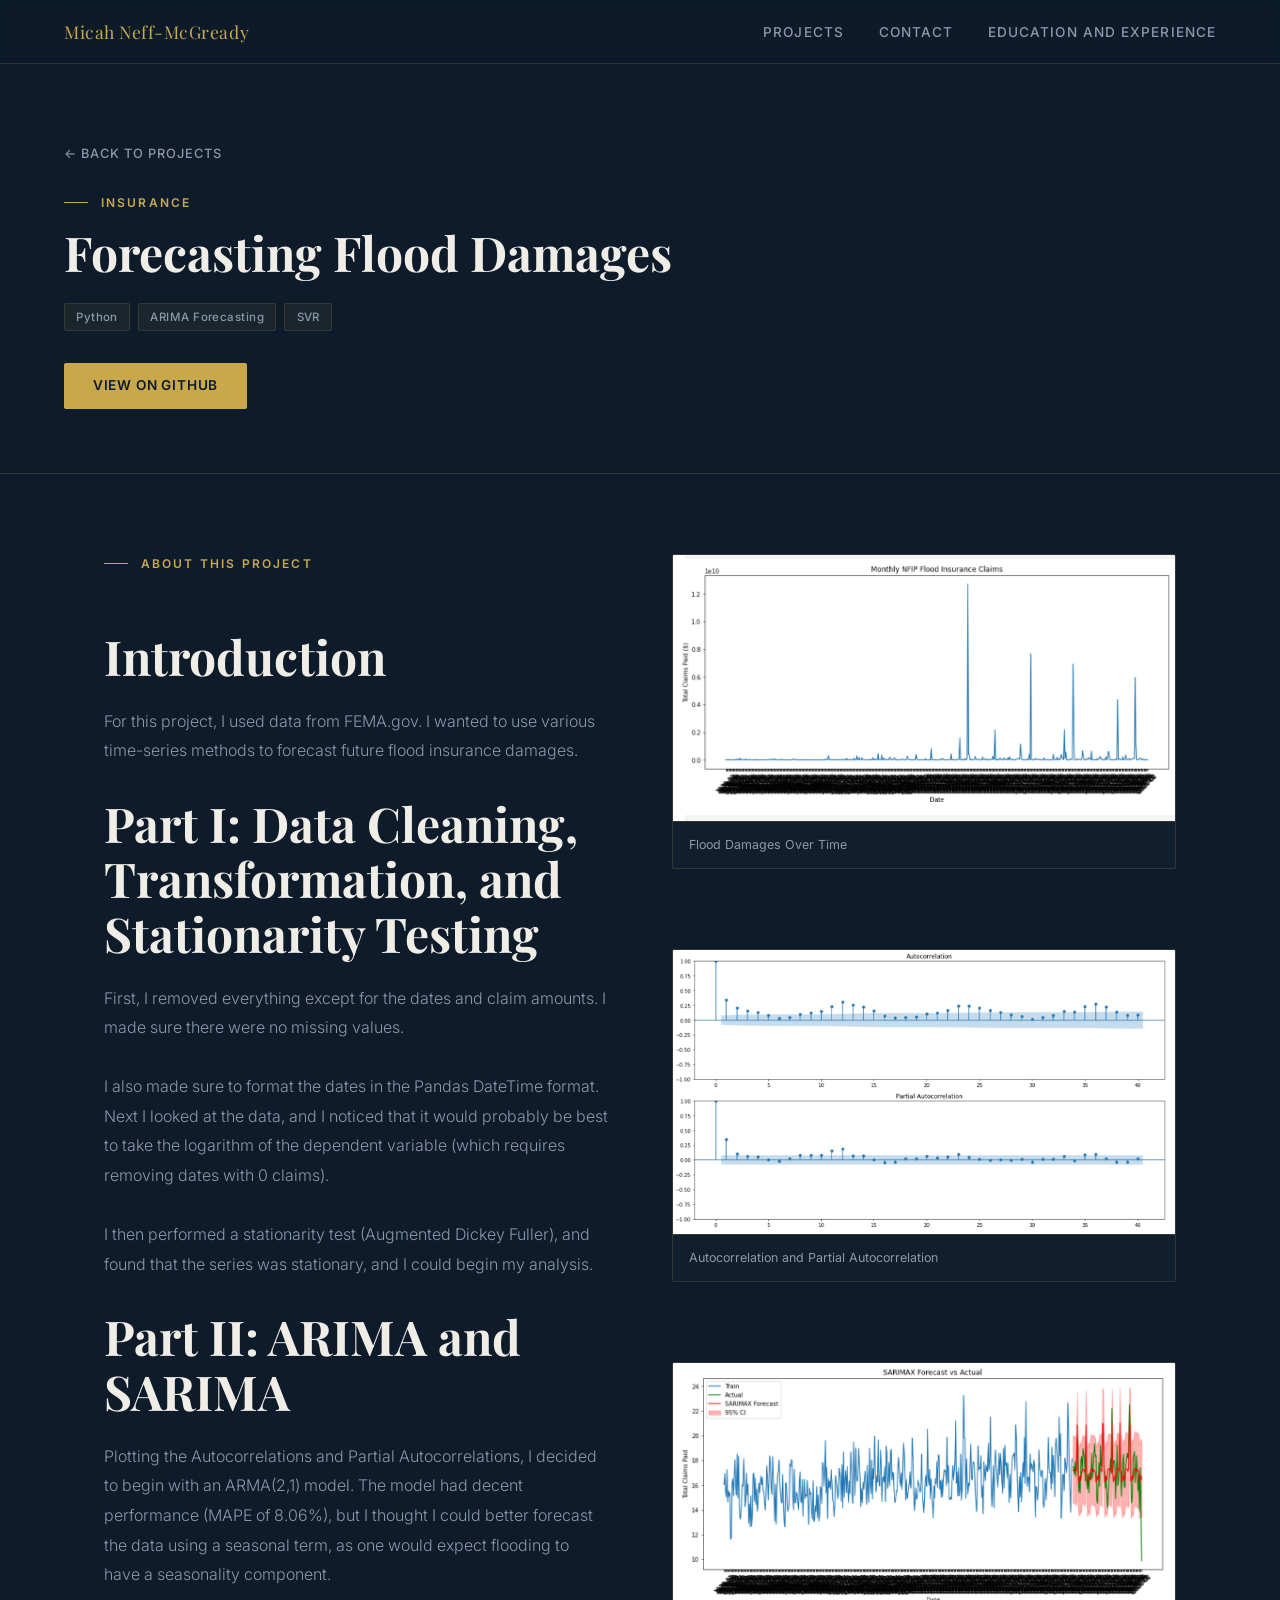
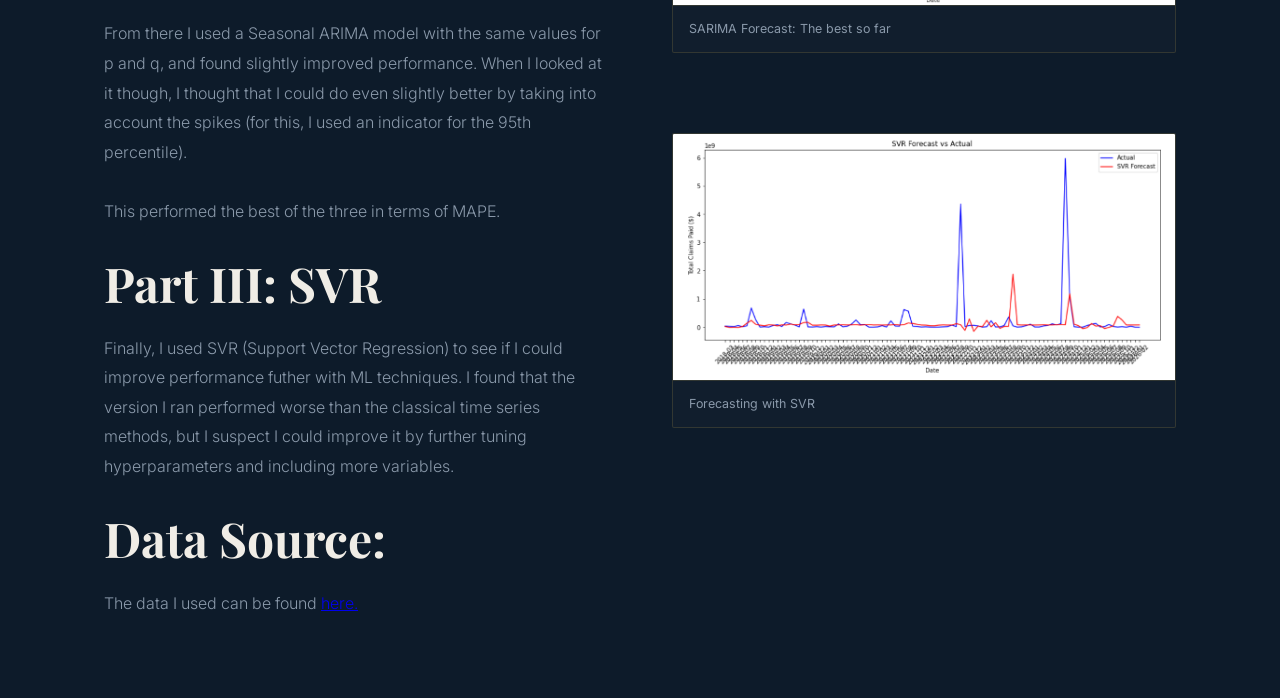
<file: projects/flood.html>
<html lang="en">

<head>
    <meta charset="UTF-8" />
    <meta name="viewport" content="width=device-width, initial-scale=1.0" />
    <title>Forecasting Flood Damages</title>
    <link
        href="https://fonts.googleapis.com/css2?family=Playfair+Display:wght@600;700&family=Inter:wght@300;400;500;600&display=swap"
        rel="stylesheet" />
    <style>
        *,
        *::before,
        *::after {
            box-sizing: border-box;
            margin: 0;
            padding: 0;
        }

        :root {
            --navy: #0D1B2A;
            --navy-mid: #162235;
            --steel: #2C3E55;
            --gold: #C9A84C;
            --gold-lt: #E2C97E;
            --off-white: #F0EDE6;
            --muted: #8A99AA;
            --text: #D8E0E8;
            --card-bg: #111E2D;
            --border: rgba(201, 168, 76, 0.18);
        }

        html {
            scroll-behavior: smooth;
        }

        body {
            font-family: 'Inter', sans-serif;
            background: var(--navy);
            color: var(--text);
            line-height: 1.6;
        }

        /*Navigation*/
        nav {
            position: fixed;
            top: 0;
            left: 0;
            right: 0;
            z-index: 100;
            display: flex;
            justify-content: space-between;
            align-items: center;
            padding: 1.1rem 4rem;
            background: rgba(13, 27, 42, 0.92);
            backdrop-filter: blur(8px);
            border-bottom: 1px solid var(--border);
        }

        .nav-name {
            font-family: 'Playfair Display', serif;
            font-size: 1.1rem;
            color: var(--gold);
            letter-spacing: 0.03em;
            text-decoration: none;
        }

        .nav-links {
            display: flex;
            gap: 2.2rem;
            list-style: none;
        }

        .nav-links a {
            text-decoration: none;
            color: var(--muted);
            font-size: 0.85rem;
            font-weight: 500;
            letter-spacing: 0.08em;
            text-transform: uppercase;
            transition: color 0.2s;
        }

        .nav-links a:hover {
            color: var(--gold);
        }

        /*Hero*/
        .project-hero {
            padding: 9rem 4rem 4rem;
            border-bottom: 1px solid var(--border);
            position: relative;
            overflow: hidden;
        }


        .hero-inner {
            position: relative;
            z-index: 1;
            max-width: 760px;
        }

        .back-link {
            display: inline-flex;
            align-items: center;
            gap: 0.5rem;
            font-size: 0.8rem;
            font-weight: 500;
            letter-spacing: 0.08em;
            text-transform: uppercase;
            color: var(--muted);
            text-decoration: none;
            margin-bottom: 1.8rem;
            transition: color 0.2s;
        }

        .back-link:hover {
            color: var(--gold);
        }

        .project-domain {
            font-size: 0.75rem;
            font-weight: 600;
            letter-spacing: 0.18em;
            text-transform: uppercase;
            color: var(--gold);
            margin-bottom: 0.8rem;
            display: flex;
            align-items: center;
            gap: 0.8rem;
        }

        .project-domain::before {
            content: '';
            display: inline-block;
            width: 24px;
            height: 1px;
            background: var(--gold);
        }

        h1 {
            font-family: 'Playfair Display', serif;
            font-size: clamp(2rem, 4vw, 3rem);
            color: var(--off-white);
            line-height: 1.15;
            margin-bottom: 1.4rem;
            font-weight: 700;
        }

        .project-stack {
            display: flex;
            flex-wrap: wrap;
            gap: 0.5rem;
            margin-bottom: 2rem;
        }

        .stack-tag {
            font-size: 0.72rem;
            font-weight: 500;
            padding: 0.25rem 0.7rem;
            background: rgba(201, 168, 76, 0.07);
            border: 1px solid rgba(201, 168, 76, 0.15);
            border-radius: 2px;
            color: var(--muted);
            letter-spacing: 0.04em;
        }

        .btn {
            padding: 0.75rem 1.8rem;
            font-size: 0.85rem;
            font-weight: 600;
            letter-spacing: 0.06em;
            text-transform: uppercase;
            text-decoration: none;
            border-radius: 2px;
            transition: all 0.2s;
            display: inline-flex;
            align-items: center;
            gap: 0.5rem;
        }

        .btn-primary {
            background: var(--gold);
            color: var(--navy);
        }

        .btn-primary:hover {
            background: var(--gold-lt);
        }

        /*Content*/
        .project-body {
            display: grid;
            grid-template-columns: 1fr 1fr;
            gap: 4rem;
            padding: 5rem 4rem;
            max-width: 1200px;
            margin: 0 auto;
        }

        /*About*/
        .about-col {
            display: flex;
            flex-direction: column;
            gap: 2.5rem;
        }

        .screenshots-col {
            display: flex;
            flex-direction: column;
            gap: 5rem;
        }


        .about-section {
            margin-bottom: 4rem;
        }

        .section-label {
            font-size: 0.75rem;
            font-weight: 600;
            letter-spacing: 0.18em;
            text-transform: uppercase;
            color: var(--gold);
            margin-bottom: 1rem;
            display: flex;
            align-items: center;
            gap: 0.8rem;
        }

        .section-label::before {
            content: '';
            display: inline-block;
            width: 24px;
            height: 1px;
            background: var(--gold);
        }

        .about-text {
            font-size: 1rem;
            color: var(--muted);
            line-height: 1.85;
            font-weight: 300;
        }

        .about-text p+p {
            margin-top: 1rem;
        }

        /*Pictures*/
        .pictures-section {
            margin-bottom: 4rem;
        }

        .pictures-grid {
            display: grid;
            grid-template-columns: repeat(2, 1fr);
            gap: 1.2rem;
        }

        .picture-card {
            background: var(--card-bg);
            border: 1px solid var(--border);
            border-radius: 2px;
            overflow: hidden;
        }

        .picture-card img {
            width: 100%;
            height: auto;   
            display: block;
        }

        .picture-caption {
            padding: 0.8rem 1rem;
            font-size: 0.78rem;
            color: var(--muted);
            font-weight: 400;
            border-top: 1px solid var(--border);
        }

        /*GitHub CTA*/
        .github-section {
            padding: 2.5rem;
            background: var(--card-bg);
            border: 1px solid var(--border);
            border-radius: 2px;
            display: flex;
            justify-content: space-between;
            align-items: center;
            flex-wrap: wrap;
            gap: 1.5rem;
        }

        .github-text h3 {
            font-family: 'Playfair Display', serif;
            font-size: 1.2rem;
            color: var(--off-white);
            margin-bottom: 0.3rem;
        }

        .github-text p {
            font-size: 0.88rem;
            color: var(--muted);
            font-weight: 300;
        }

        /*Footer*/
        footer {
            padding: 2rem 4rem;
            border-top: 1px solid var(--border);
            display: flex;
            justify-content: space-between;
            align-items: center;
            flex-wrap: wrap;
            gap: 1rem;
            margin-top: 2rem;
        }

        .footer-name {
            font-family: 'Playfair Display', serif;
            color: var(--gold);
            font-size: 0.95rem;
        }

        .footer-note {
            font-size: 0.78rem;
            color: var(--muted);
        }

        @media (max-width: 768px) {
            nav {
                padding: 1rem 1.5rem;
            }

            .project-hero,
            .content,
            footer {
                padding-left: 1.5rem;
                padding-right: 1.5rem;
            }

            .pictures-grid {
                grid-template-columns: 1fr;
            }

            .github-section {
                flex-direction: column;
            }
        }

        @media (max-width: 900px) {
            .project-body {
                grid-template-columns: 1fr;
                padding: 3rem 1.5rem;
                gap: 3rem;
            }
        }
    </style>
</head>

<body>

    <!--Navigation--> <!--Remember to Fix Nav Links when uploaded to github-->
    <nav>
        <a href="../index.html" class="nav-name">Micah Neff-McGready</a>
        <ul class="nav-links">
            <li><a href="../index.html#projects">Projects</a></li>
            <li><a href="../index.html#contact">Contact</a></li>
            <li><a href="educ_exp.html">Education and Experience</a></li>
        </ul>
    </nav>

    <!-- HERO --> <!--Remember to Fix Nav Links when uploaded to github-->
    <div class="project-hero">
        <div class="hero-inner">
            <a href="../index.html#projects" class="back-link">← Back to Projects</a>
            <div class="project-domain">Insurance</div>
            <h1>Forecasting Flood Damages</h1>
            <div class="project-stack">
                <span class="stack-tag">Python</span>
                <span class="stack-tag">ARIMA Forecasting</span>
                <span class="stack-tag">SVR</span>
            </div>
            <a href="https://github.com/micahnmcg36-droid/Actuarial-Projects" class="btn btn-primary" target="_blank">
                View on GitHub
            </a>
        </div>
    </div>

    <!--Content-->
    <div class="project-body">

        <!--About-->
        <div class="about-col">
            <div class="section-label">About This Project</div>
            <div class="about-text">
                <p>
                <h1>Introduction</h1>
                    For this project, I used data from FEMA.gov.
                    I wanted to use various time-series methods to forecast future flood insurance damages.  
                <br><br>
                <h1>Part I: Data Cleaning, Transformation, and Stationarity Testing</h1>
                    First, I removed everything except for the dates and claim amounts. 
                    I made sure there were no missing values. 
                    <br><br>
                    I also made sure to format the dates in the Pandas DateTime format. 
                    Next I looked at the data, and I noticed that it would probably be best to take the logarithm of the dependent variable (which requires removing dates with 0 claims). 
                    <br><br>
                    I then performed a stationarity test (Augmented Dickey Fuller), and found that the series was stationary, and I could begin my analysis.
                    <br><br>
                <h1>Part II: ARIMA and SARIMA</h1>
                    Plotting the Autocorrelations and Partial Autocorrelations, I decided to begin with an ARMA(2,1) model. 
                    The model had decent performance (MAPE of 8.06%), but I thought I could better forecast the data using a seasonal term, as one would expect flooding to have a seasonality component. 
                    <br><br>
                    From there I used a Seasonal ARIMA model with the same values for p and q, and found slightly improved performance. 
                    When I looked at it though, I thought that I could do even slightly better by taking into account the spikes (for this, I used an indicator for the 95th percentile). 
                    <br><br>
                    This performed the best of the three in terms of MAPE.
                    <br><br>
                <h1>Part III: SVR</h1>
                    Finally, I used SVR (Support Vector Regression) to see if I could improve performance futher with ML techniques. 
                    I found that the version I ran performed worse than the classical time series methods, 
                    but I suspect I could improve it by further tuning hyperparameters and including more variables.
                    <br><br>
                <h1>Data Source:</h1>
                    The data I used can be found <a href="https://www.fema.gov/openfema-data-page/fima-nfip-redacted-claims-v2" target = "_blank">here.</a>

                </p>
                
            </div>
        </div>

        <div class="screenshots-col">

            <div class="picture-card">
                <img src="img/TimeSeries.png" alt="Flood damages across the time window" />
                <div class="picture-caption">Flood Damages Over Time</div>
            </div>

            <div class="picture-card">
                <img src="img/ACF_PACF.png" alt="ACF and PACF" />
                <div class="picture-caption">Autocorrelation and Partial Autocorrelation</div>
            </div>

            <div class="picture-card">
                <img src="img/Best_TS_Forecast.png" alt="SARIMA Forecast" />
                <div class="picture-caption">SARIMA Forecast: The best so far</div>
            </div>
            <div class="picture-card">
                <img src="img/SVR_Forecast.png" alt="SVR Forecast" />
                <div class="picture-caption">Forecasting with SVR</div>
            </div>


        </div>




    </div>
</file>
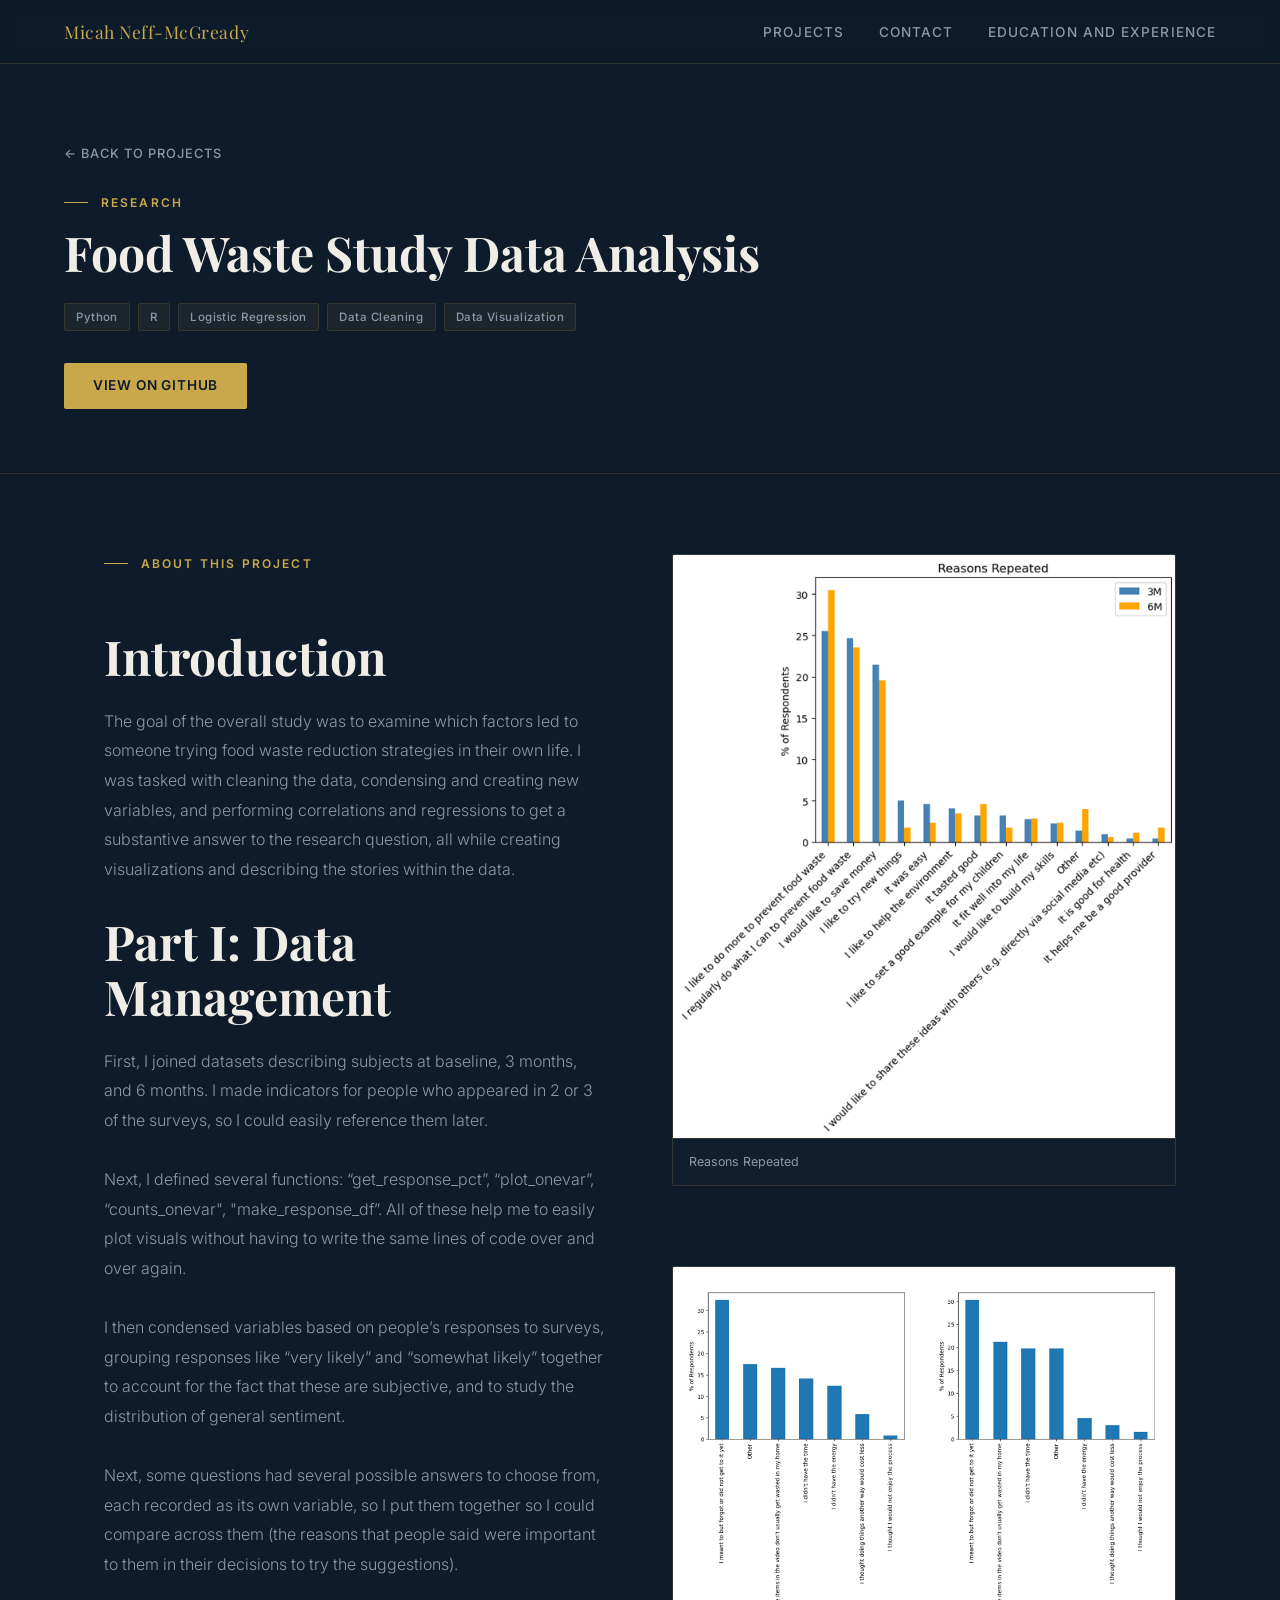
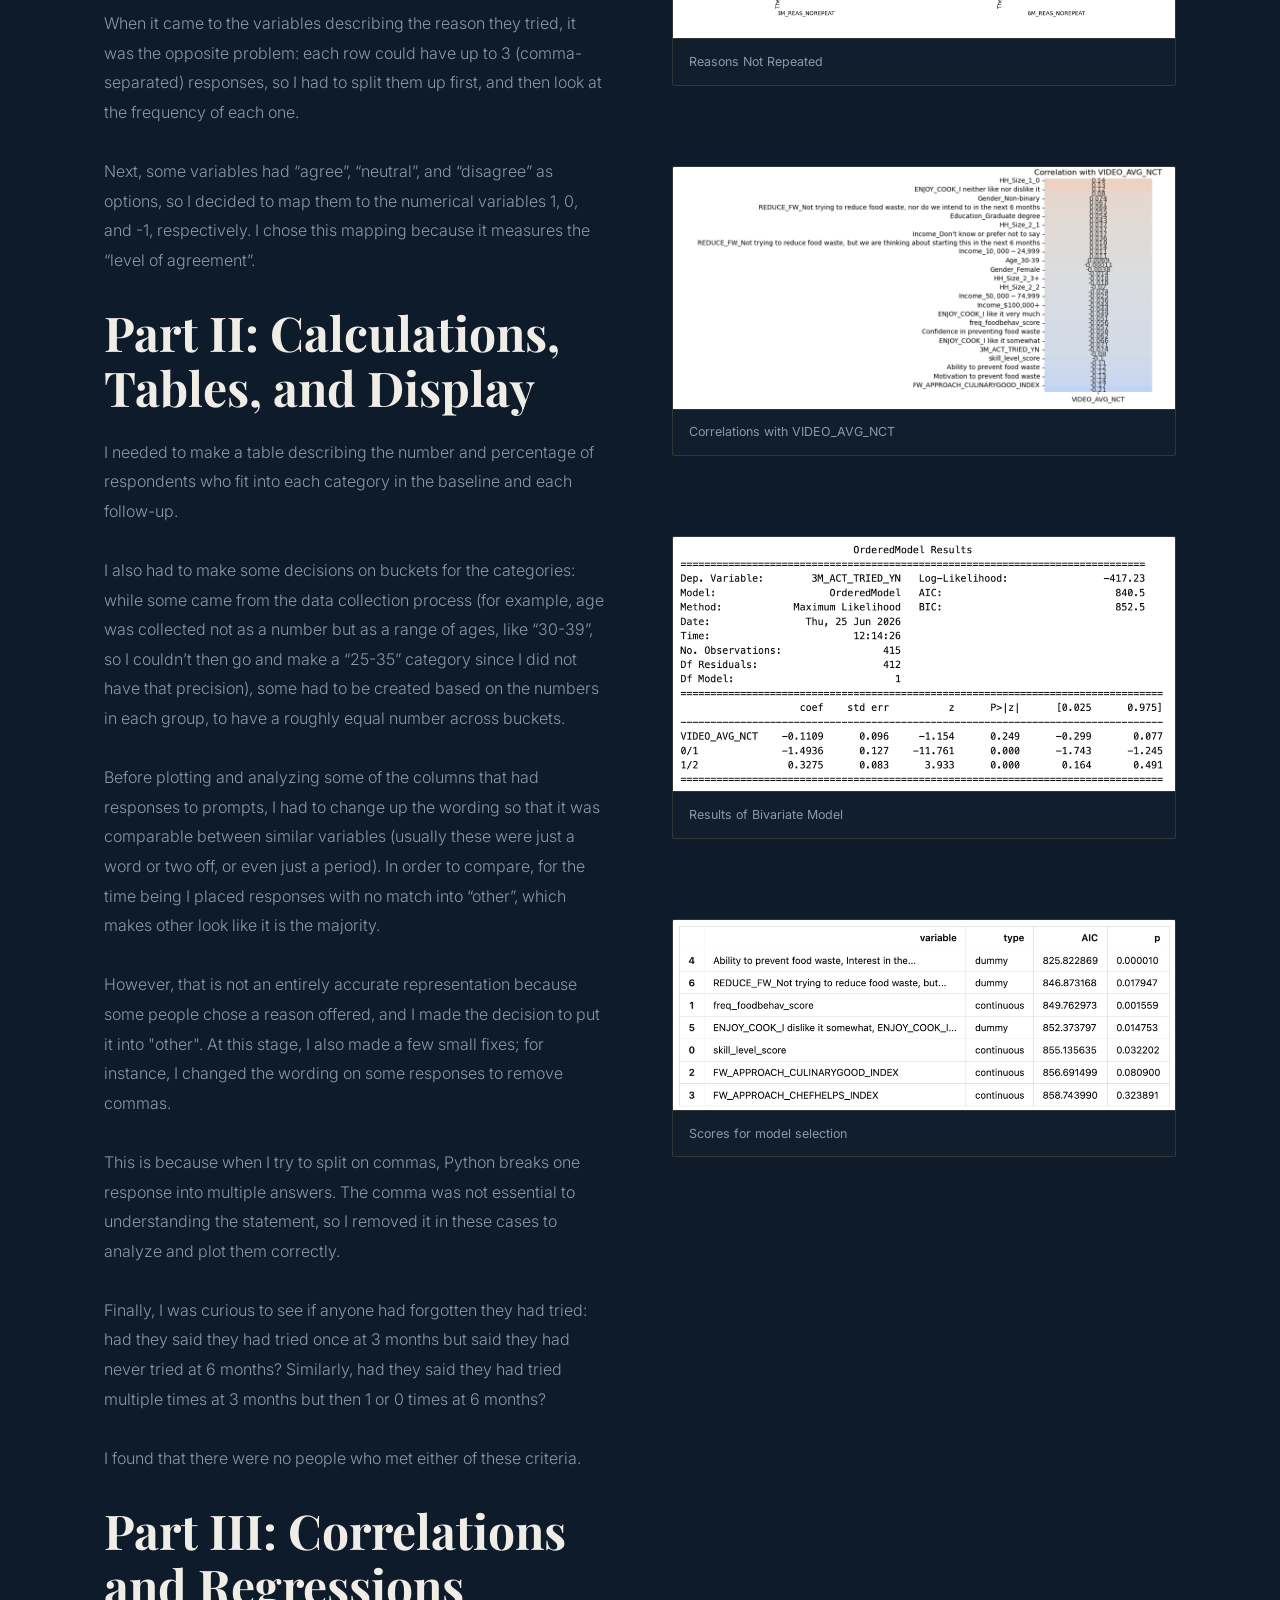
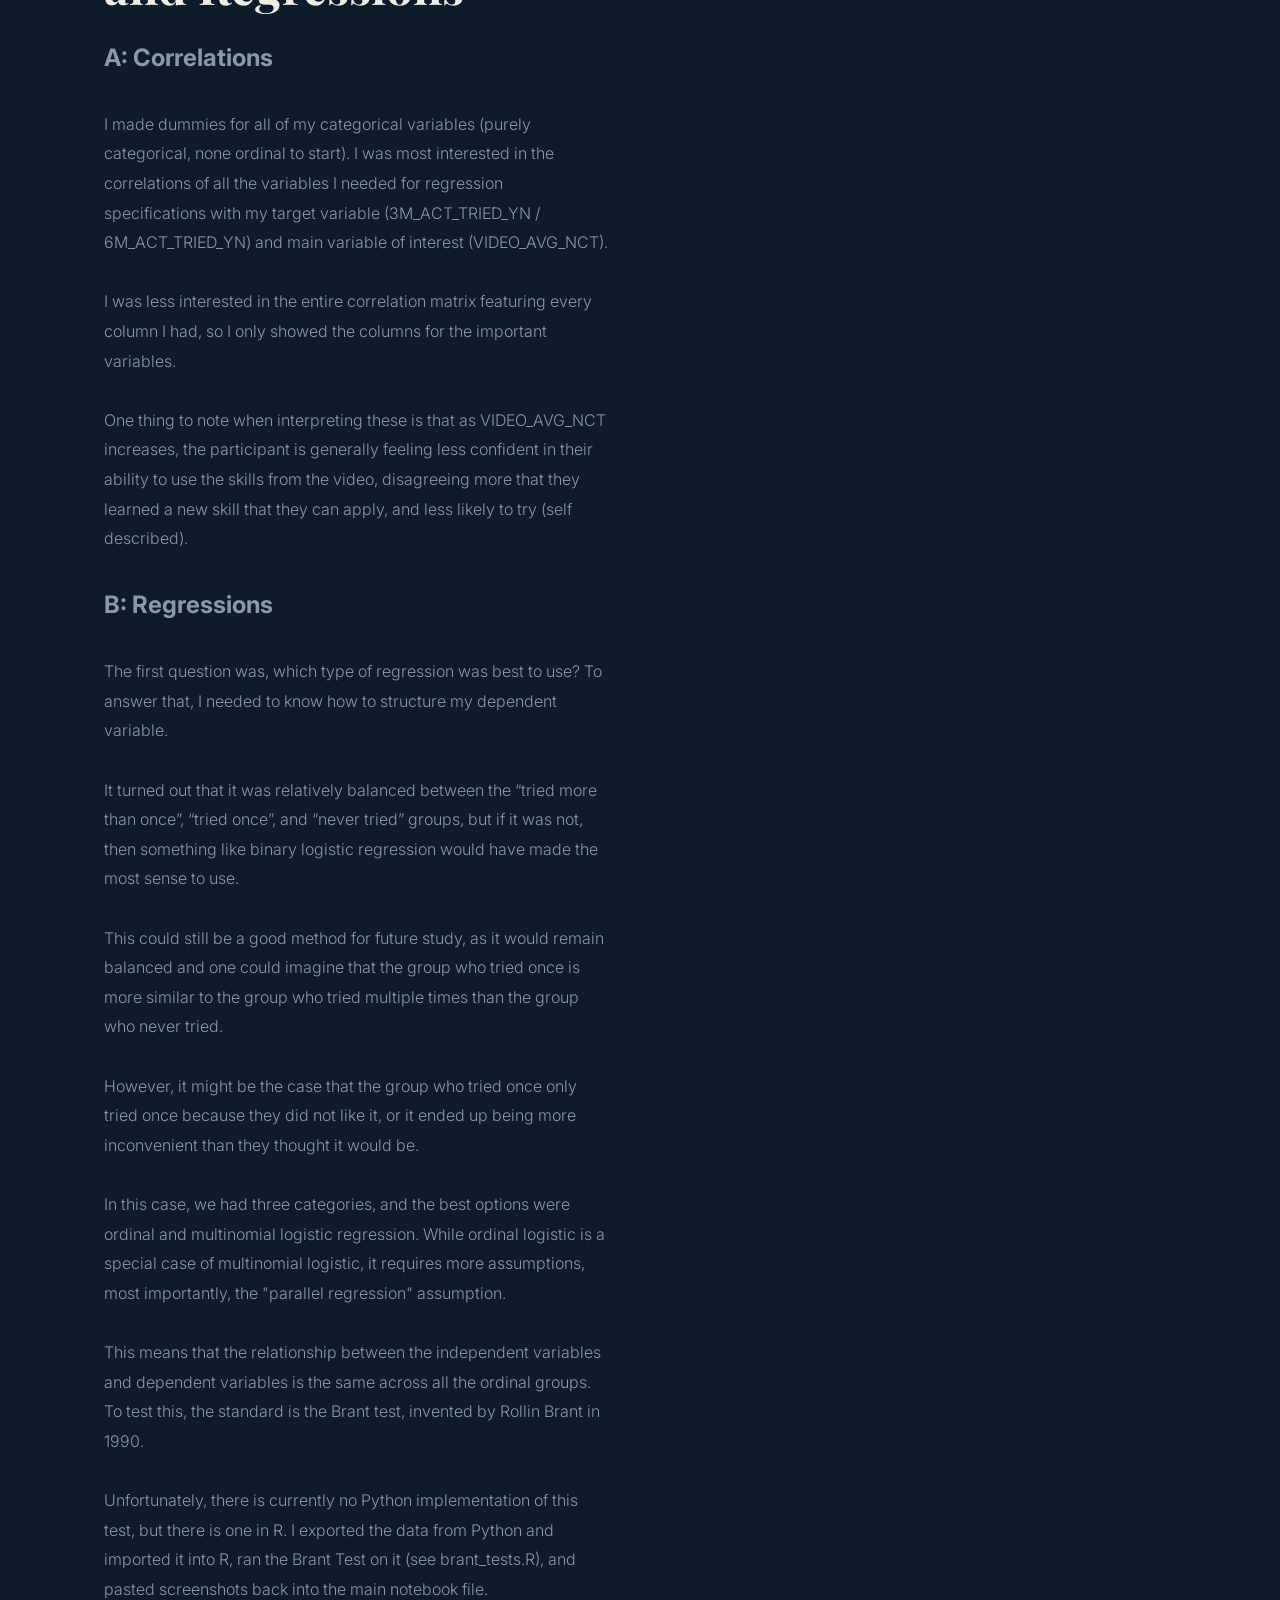
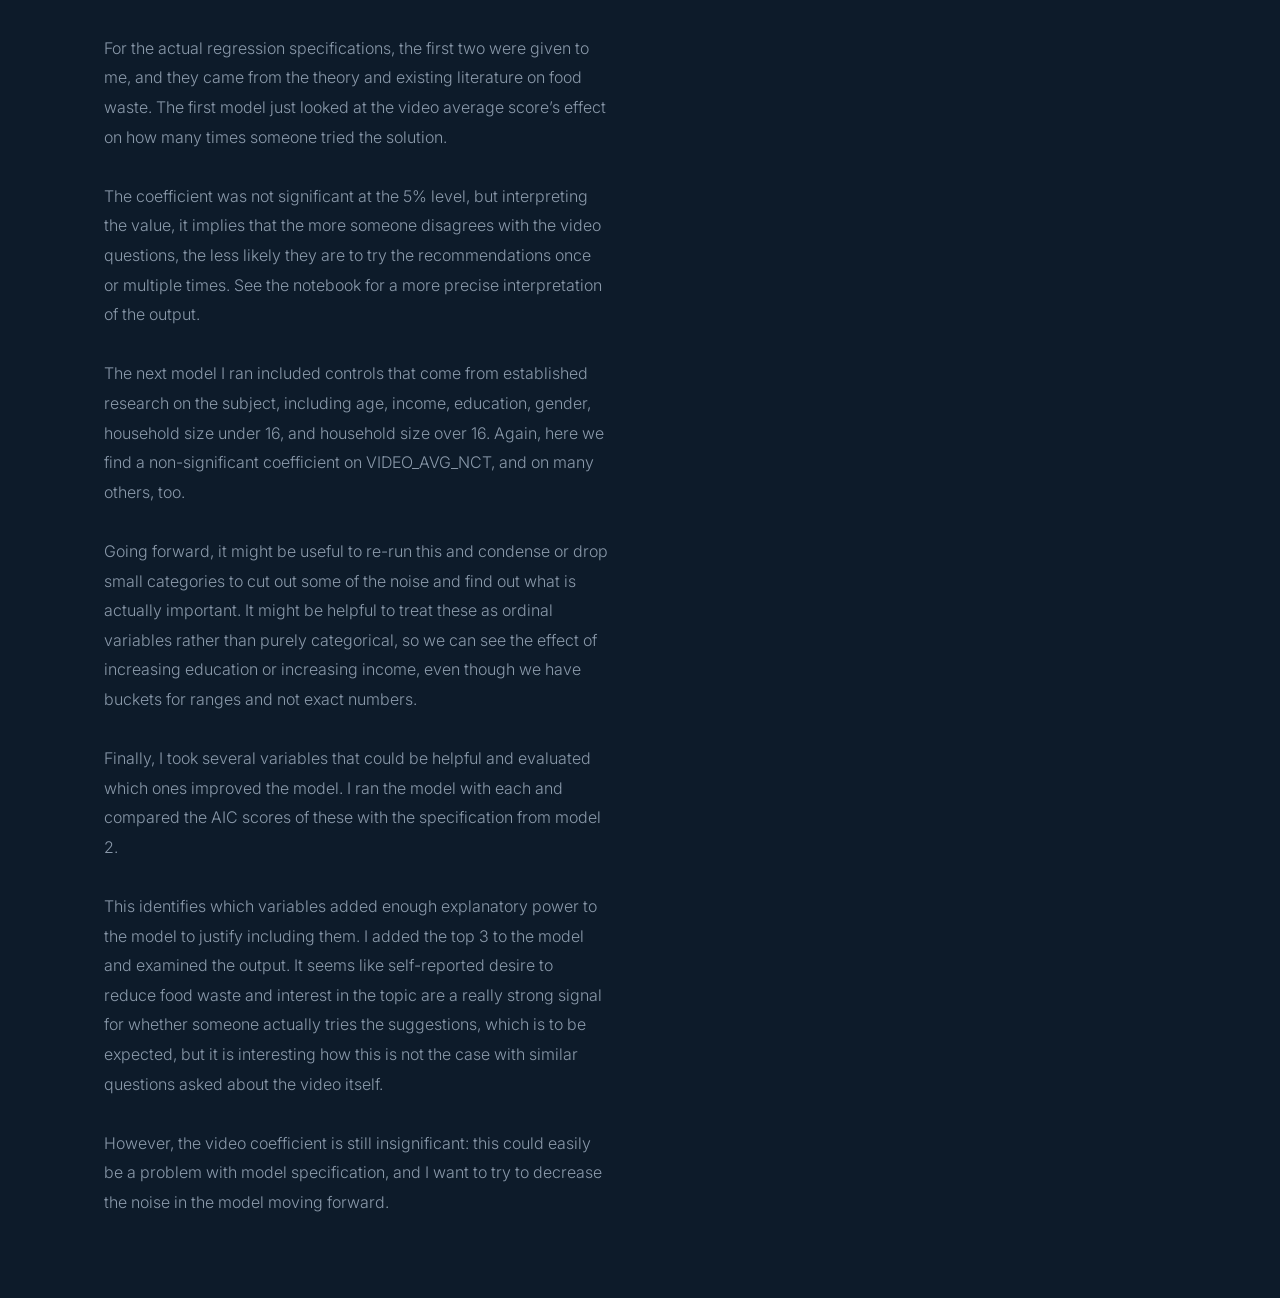
<file: projects/foodwaste.html>
<html lang="en">

<head>
    <meta charset="UTF-8" />
    <meta name="viewport" content="width=device-width, initial-scale=1.0" />
    <title>Food Waste Study Data Analysis</title>
    <link
        href="https://fonts.googleapis.com/css2?family=Playfair+Display:wght@600;700&family=Inter:wght@300;400;500;600&display=swap"
        rel="stylesheet" />
    <style>
        *,
        *::before,
        *::after {
            box-sizing: border-box;
            margin: 0;
            padding: 0;
        }

        :root {
            --navy: #0D1B2A;
            --navy-mid: #162235;
            --steel: #2C3E55;
            --gold: #C9A84C;
            --gold-lt: #E2C97E;
            --off-white: #F0EDE6;
            --muted: #8A99AA;
            --text: #D8E0E8;
            --card-bg: #111E2D;
            --border: rgba(201, 168, 76, 0.18);
        }

        html {
            scroll-behavior: smooth;
        }

        body {
            font-family: 'Inter', sans-serif;
            background: var(--navy);
            color: var(--text);
            line-height: 1.6;
        }

        /*Navigation*/
        nav {
            position: fixed;
            top: 0;
            left: 0;
            right: 0;
            z-index: 100;
            display: flex;
            justify-content: space-between;
            align-items: center;
            padding: 1.1rem 4rem;
            background: rgba(13, 27, 42, 0.92);
            backdrop-filter: blur(8px);
            border-bottom: 1px solid var(--border);
        }

        .nav-name {
            font-family: 'Playfair Display', serif;
            font-size: 1.1rem;
            color: var(--gold);
            letter-spacing: 0.03em;
            text-decoration: none;
        }

        .nav-links {
            display: flex;
            gap: 2.2rem;
            list-style: none;
        }

        .nav-links a {
            text-decoration: none;
            color: var(--muted);
            font-size: 0.85rem;
            font-weight: 500;
            letter-spacing: 0.08em;
            text-transform: uppercase;
            transition: color 0.2s;
        }

        .nav-links a:hover {
            color: var(--gold);
        }

        /*Hero*/
        .project-hero {
            padding: 9rem 4rem 4rem;
            border-bottom: 1px solid var(--border);
            position: relative;
            overflow: hidden;
        }


        .hero-inner {
            position: relative;
            z-index: 1;
            max-width: 760px;
        }

        .back-link {
            display: inline-flex;
            align-items: center;
            gap: 0.5rem;
            font-size: 0.8rem;
            font-weight: 500;
            letter-spacing: 0.08em;
            text-transform: uppercase;
            color: var(--muted);
            text-decoration: none;
            margin-bottom: 1.8rem;
            transition: color 0.2s;
        }

        .back-link:hover {
            color: var(--gold);
        }

        .project-domain {
            font-size: 0.75rem;
            font-weight: 600;
            letter-spacing: 0.18em;
            text-transform: uppercase;
            color: var(--gold);
            margin-bottom: 0.8rem;
            display: flex;
            align-items: center;
            gap: 0.8rem;
        }

        .project-domain::before {
            content: '';
            display: inline-block;
            width: 24px;
            height: 1px;
            background: var(--gold);
        }

        h1 {
            font-family: 'Playfair Display', serif;
            font-size: clamp(2rem, 4vw, 3rem);
            color: var(--off-white);
            line-height: 1.15;
            margin-bottom: 1.4rem;
            font-weight: 700;
        }

        .project-stack {
            display: flex;
            flex-wrap: wrap;
            gap: 0.5rem;
            margin-bottom: 2rem;
        }

        .stack-tag {
            font-size: 0.72rem;
            font-weight: 500;
            padding: 0.25rem 0.7rem;
            background: rgba(201, 168, 76, 0.07);
            border: 1px solid rgba(201, 168, 76, 0.15);
            border-radius: 2px;
            color: var(--muted);
            letter-spacing: 0.04em;
        }

        .btn {
            padding: 0.75rem 1.8rem;
            font-size: 0.85rem;
            font-weight: 600;
            letter-spacing: 0.06em;
            text-transform: uppercase;
            text-decoration: none;
            border-radius: 2px;
            transition: all 0.2s;
            display: inline-flex;
            align-items: center;
            gap: 0.5rem;
        }

        .btn-primary {
            background: var(--gold);
            color: var(--navy);
        }

        .btn-primary:hover {
            background: var(--gold-lt);
        }

        /*Content*/
        .project-body {
            display: grid;
            grid-template-columns: 1fr 1fr;
            gap: 4rem;
            padding: 5rem 4rem;
            max-width: 1200px;
            margin: 0 auto;
        }

        /*About*/
        .about-col {
            display: flex;
            flex-direction: column;
            gap: 2.5rem;
        }

        .screenshots-col {
            display: flex;
            flex-direction: column;
            gap: 5rem;
        }


        .about-section {
            margin-bottom: 4rem;
        }

        .section-label {
            font-size: 0.75rem;
            font-weight: 600;
            letter-spacing: 0.18em;
            text-transform: uppercase;
            color: var(--gold);
            margin-bottom: 1rem;
            display: flex;
            align-items: center;
            gap: 0.8rem;
        }

        .section-label::before {
            content: '';
            display: inline-block;
            width: 24px;
            height: 1px;
            background: var(--gold);
        }

        .about-text {
            font-size: 1rem;
            color: var(--muted);
            line-height: 1.85;
            font-weight: 300;
        }

        .about-text p+p {
            margin-top: 1rem;
        }

        /*Pictures*/
        .pictures-section {
            margin-bottom: 4rem;
        }

        .pictures-grid {
            display: grid;
            grid-template-columns: repeat(2, 1fr);
            gap: 1.2rem;
        }

        .picture-card {
            background: var(--card-bg);
            border: 1px solid var(--border);
            border-radius: 2px;
            overflow: hidden;
        }

        .picture-card img {
            width: 100%;
            height: auto;   
            display: block;
        }

        .picture-caption {
            padding: 0.8rem 1rem;
            font-size: 0.78rem;
            color: var(--muted);
            font-weight: 400;
            border-top: 1px solid var(--border);
        }

        /*GitHub CTA*/
        .github-section {
            padding: 2.5rem;
            background: var(--card-bg);
            border: 1px solid var(--border);
            border-radius: 2px;
            display: flex;
            justify-content: space-between;
            align-items: center;
            flex-wrap: wrap;
            gap: 1.5rem;
        }

        .github-text h3 {
            font-family: 'Playfair Display', serif;
            font-size: 1.2rem;
            color: var(--off-white);
            margin-bottom: 0.3rem;
        }

        .github-text p {
            font-size: 0.88rem;
            color: var(--muted);
            font-weight: 300;
        }

        /*Footer*/
        footer {
            padding: 2rem 4rem;
            border-top: 1px solid var(--border);
            display: flex;
            justify-content: space-between;
            align-items: center;
            flex-wrap: wrap;
            gap: 1rem;
            margin-top: 2rem;
        }

        .footer-name {
            font-family: 'Playfair Display', serif;
            color: var(--gold);
            font-size: 0.95rem;
        }

        .footer-note {
            font-size: 0.78rem;
            color: var(--muted);
        }

        @media (max-width: 768px) {
            nav {
                padding: 1rem 1.5rem;
            }

            .project-hero,
            .content,
            footer {
                padding-left: 1.5rem;
                padding-right: 1.5rem;
            }

            .pictures-grid {
                grid-template-columns: 1fr;
            }

            .github-section {
                flex-direction: column;
            }
        }

        @media (max-width: 900px) {
            .project-body {
                grid-template-columns: 1fr;
                padding: 3rem 1.5rem;
                gap: 3rem;
            }
        }
    </style>
</head>

<body>

    <!--Navigation--> <!--Remember to Fix Nav Links when uploaded to github-->
    <nav>
        <a href="../index.html" class="nav-name">Micah Neff-McGready</a>
        <ul class="nav-links">
            <li><a href="../index.html#projects">Projects</a></li>
            <li><a href="../index.html#contact">Contact</a></li>
            <li><a href="educ_exp.html">Education and Experience</a></li>
        </ul>
    </nav>

    <!-- HERO --> <!--Remember to Fix Nav Links when uploaded to github-->
    <div class="project-hero">
        <div class="hero-inner">
            <a href="../index.html#projects" class="back-link">← Back to Projects</a>
            <div class="project-domain">Research</div>
            <h1>Food Waste Study Data Analysis</h1>
            <div class="project-stack">
                <span class="stack-tag">Python</span>
                <span class="stack-tag">R</span>
                <span class="stack-tag">Logistic Regression</span>
                <span class="stack-tag">Data Cleaning</span>
                <span class="stack-tag">Data Visualization</span>
            </div>
            <a href="https://github.com/micahnmcg36-droid/Food-Waste" class="btn btn-primary" target="_blank">
                View on GitHub
            </a>
        </div>
    </div>

    <!--Content-->
    <div class="project-body">

        <!--About-->
        <div class="about-col">
            <div class="section-label">About This Project</div>
            <div class="about-text">
                <p>
                
                <h1>Introduction</h1>    
                The goal of the overall study was to examine which factors led to someone trying food waste reduction strategies in their own life. I was tasked with cleaning the data, condensing and creating new variables, and performing correlations and regressions to get a substantive answer to the research question, all while creating visualizations and describing the stories within the data.
                <br>
                <br>
                <h1>Part I: Data Management</h1> 
                First, I joined datasets describing subjects at baseline, 3 months, and 6 months.
                I made indicators for people who appeared in 2 or 3 of the surveys, so I could easily reference them later. 
                <br><br>
                Next, I defined several functions: “get_response_pct”, “plot_onevar”, “counts_onevar", "make_response_df”. 
                All of these help me to easily plot visuals without having to write the same lines of code over and over again.
                <br><br>
                I then condensed variables based on people’s responses to surveys, grouping responses like “very likely” and “somewhat likely” together to account for the fact that these are subjective, and to study the distribution of general sentiment.
                <br><br>
                Next, some questions had several possible answers to choose from, each recorded as its own variable, so I put them together so I could compare across them (the reasons that people said were important to them in their decisions to try the suggestions). 
                <br><br>
                When it came to the variables describing the reason they tried, it was the opposite problem: each row could have up to 3 (comma-separated) responses, so I had to split them up first, and then look at the frequency of each one.
                <br><br>
                Next, some variables had “agree”, “neutral”, and “disagree” as options, so I decided to map them to the numerical variables 1, 0, and -1, respectively. 
                I chose this mapping because it measures the “level of agreement”.
                <br><br>
                <h1>Part II: Calculations, Tables, and Display</h1>
                I needed to make a table describing the number and percentage of respondents who fit into each category in the baseline and each follow-up. 
                <br><br>
                I also had to make some decisions on buckets for the categories: while some came from the data collection process (for example, age was collected not as a number but as a range of ages, like “30-39”, so I couldn’t then go and make a “25-35” category since I did not have that precision), some had to be created based on the numbers in each group, to have a roughly equal number across buckets. 
                <br><br>
                Before plotting and analyzing some of the columns that had responses to prompts, I had to change up the wording so that it was comparable between similar variables (usually these were just a word or two off, or even just a period). In order to compare, for the time being I placed responses with no match into “other”, which makes other look like it is the majority. 
                <br><br>
                However, that is not an entirely accurate representation because some people chose a reason offered, and I made the decision to put it into "other".
                At this stage, I also made a few small fixes; for instance, I changed the wording on some responses to remove commas. 
                <br><br>
                This is because when I try to split on commas, Python breaks one response into multiple answers. 
                The comma was not essential to understanding the statement, so I removed it in these cases to analyze and plot them correctly.
                <br><br>
                Finally, I was curious to see if anyone had forgotten they had tried: had they said they had tried once at 3 months but said they had never tried at 6 months?
                Similarly, had they said they had tried multiple times at 3 months but then 1 or 0 times at 6 months? 
                <br><br>
                I found that there were no people who met either of these criteria.
                <br>
                <br>
                <h1>Part III: Correlations and Regressions</h1>
                <h2>A: Correlations</h2>
                <br>
                I made dummies for all of my categorical variables (purely categorical, none ordinal to start). 
                I was most interested in the correlations of all the variables I needed for regression specifications with my target variable (3M_ACT_TRIED_YN / 6M_ACT_TRIED_YN) and main variable of interest (VIDEO_AVG_NCT).
                <br><br>
                I was less interested in the entire correlation matrix featuring every column I had, so I only showed the columns for the important variables. 
                <br><br>
                One thing to note when interpreting these is that as VIDEO_AVG_NCT increases, the participant is generally feeling less confident in their ability to use the skills from the video, disagreeing more that they learned a new skill that they can apply, and less likely to try (self described).
                <br><br>
                <h2>B: Regressions</h2>
                <br>
                The first question was, which type of regression was best to use? 
                To answer that, I needed to know how to structure my dependent variable.
                <br><br>
                It turned out that it was relatively balanced between the “tried more than once”, “tried once”, and “never tried” groups, but if it was not, then something like binary logistic regression would have made the most sense to use.
                <br><br>
                This could still be a good method for future study, as it would remain balanced and one could imagine that the group who tried once is more similar to the group who tried multiple times than the group who never tried. 
                <br><br>
                However, it might be the case that the group who tried once only tried once because they did not like it, or it ended up being more inconvenient than they thought it would be.
                <br><br>
                In this case, we had three categories, and the best options were ordinal and multinomial logistic regression. 
                While ordinal logistic is a special case of multinomial logistic, it requires more assumptions, most importantly, the "parallel regression" assumption.
                <br><br>
                This means that the relationship between the independent variables and dependent variables is the same across all the ordinal groups.
                To test this, the standard is the Brant test, invented by Rollin Brant in 1990. 
                <br><br>
                Unfortunately, there is currently no Python implementation of this test, but there is one in R. I exported the data from Python and imported it into R, ran the Brant Test on it (see brant_tests.R), and pasted screenshots back into the main notebook file.
                <br><br>
                For the actual regression specifications, the first two were given to me, and they came from the theory and existing literature on food waste. 
                The first model just looked at the video average score’s effect on how many times someone tried the solution. 
                <br><br>
                The coefficient was not significant at the 5% level, but interpreting the value, it implies that the more someone disagrees with the video questions, the less likely they are to try the recommendations once or multiple times.
                See the notebook for a more precise interpretation of the output.
                <br><br>
                The next model I ran included controls that come from established research on the subject, including age, income, education, gender, household size under 16, and household size over 16. 
                Again, here we find a non-significant coefficient on VIDEO_AVG_NCT, and on many others, too. 
                <br><br>
                Going forward, it might be useful to re-run this and condense or drop small categories to cut out some of the noise and find out what is actually important.
                It might be helpful to treat these as ordinal variables rather than purely categorical, so we can see the effect of increasing education or increasing income, even though we have buckets for ranges and not exact numbers.
                <br><br>
                Finally, I took several variables that could be helpful and evaluated which ones improved the model. 
                I ran the model with each and compared the AIC scores of these with the specification from model 2. 
                <br><br>
                This identifies which variables added enough explanatory power to the model to justify including them.
                I added the top 3 to the model and examined the output. It seems like self-reported desire to reduce food waste and interest in the topic are a really strong signal for whether someone actually tries the suggestions, which is to be expected, but it is interesting how this is not  the case with similar questions asked about the video itself. 
                <br><br>
                However, the video coefficient is still insignificant: this could easily be a problem with model specification, and I want to try to decrease the noise in the model moving forward.
                </p>
                
            </div>
        </div>

        <div class="screenshots-col">

            <div class="picture-card">
                <img src="img/Reas_Repeat.png" alt="Bar Chart showing counts for Reasons Repeated" />
                <div class="picture-caption">Reasons Repeated</div>
            </div>

            <div class="picture-card">
                <img src="img/Reas_NoRepeat.png" alt="Bar Chart showing counts for Reasons Not Repeated" />
                <div class="picture-caption">Reasons Not Repeated</div>
            </div>

            <div class="picture-card">
                <img src="img/Corr.png" alt="Heatmap showing the correlation of each variable with VIDEO_AVG_NCT" />
                <div class="picture-caption">Correlations with VIDEO_AVG_NCT</div>
            </div>

            <div class="picture-card">
                <img src="img/Model1output.png" alt="Python output for first model specification" />
                <div class="picture-caption">Results of Bivariate Model</div>
            </div>
            
            <div class="picture-card">
                <img src="img/Model_selection.png" alt="Scores for model selection" />
                <div class="picture-caption">Scores for model selection</div>
            </div>

        </div>




    </div>
</file>
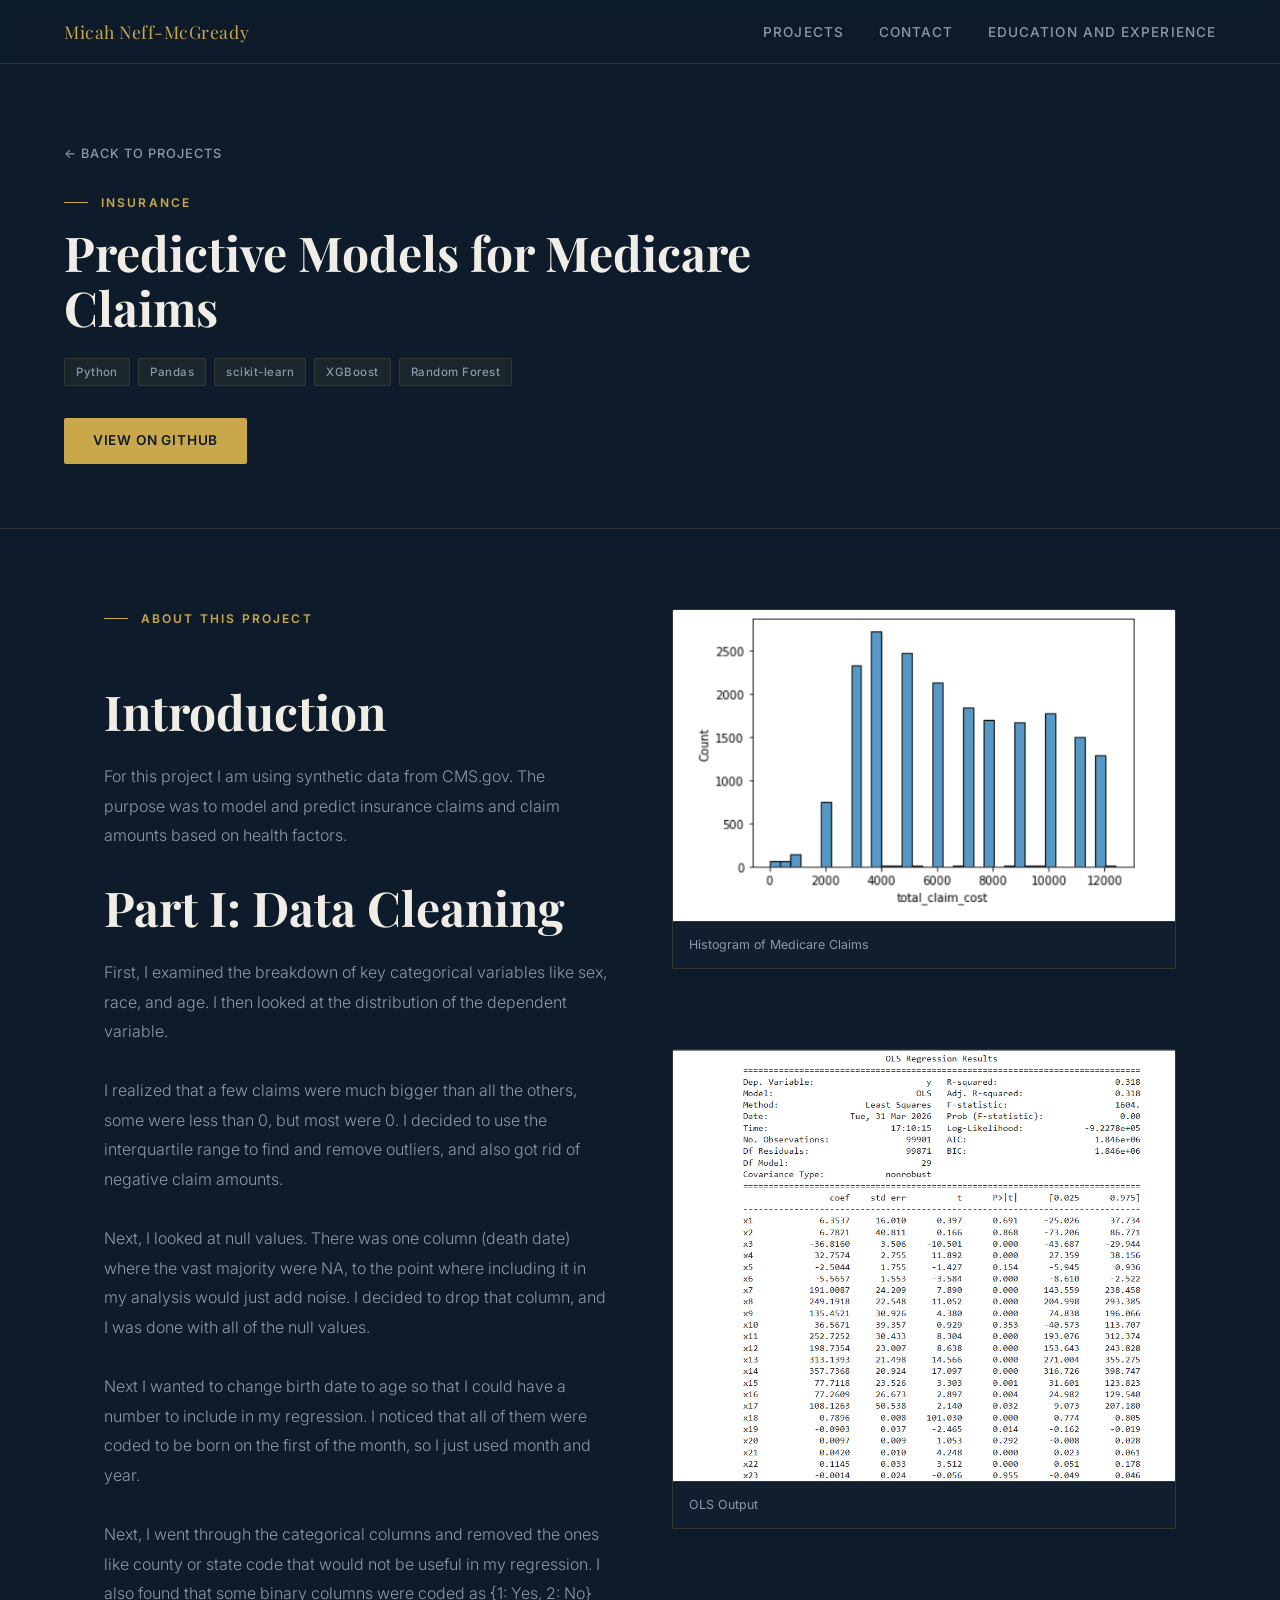
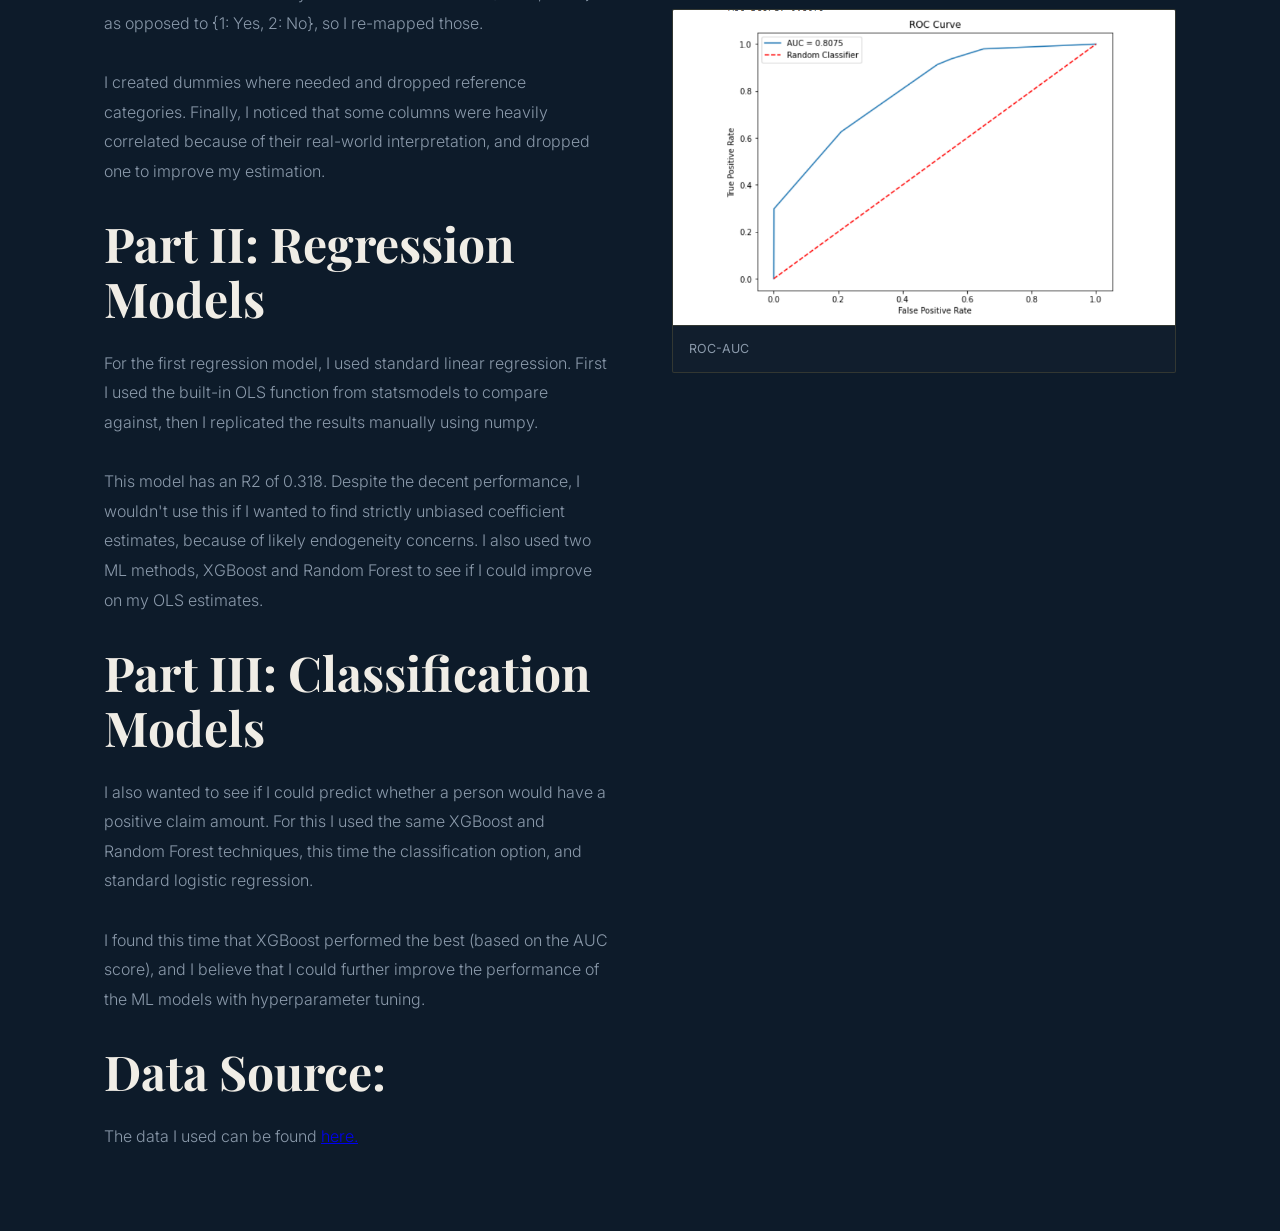
<file: projects/medicare.html>
<html lang="en">

<head>
    <meta charset="UTF-8" />
    <meta name="viewport" content="width=device-width, initial-scale=1.0" />
    <title>Predictive Models for Medicare Claims</title>
    <link
        href="https://fonts.googleapis.com/css2?family=Playfair+Display:wght@600;700&family=Inter:wght@300;400;500;600&display=swap"
        rel="stylesheet" />
    <style>
        *,
        *::before,
        *::after {
            box-sizing: border-box;
            margin: 0;
            padding: 0;
        }

        :root {
            --navy: #0D1B2A;
            --navy-mid: #162235;
            --steel: #2C3E55;
            --gold: #C9A84C;
            --gold-lt: #E2C97E;
            --off-white: #F0EDE6;
            --muted: #8A99AA;
            --text: #D8E0E8;
            --card-bg: #111E2D;
            --border: rgba(201, 168, 76, 0.18);
        }

        html {
            scroll-behavior: smooth;
        }

        body {
            font-family: 'Inter', sans-serif;
            background: var(--navy);
            color: var(--text);
            line-height: 1.6;
        }

        /*Navigation*/
        nav {
            position: fixed;
            top: 0;
            left: 0;
            right: 0;
            z-index: 100;
            display: flex;
            justify-content: space-between;
            align-items: center;
            padding: 1.1rem 4rem;
            background: rgba(13, 27, 42, 0.92);
            backdrop-filter: blur(8px);
            border-bottom: 1px solid var(--border);
        }

        .nav-name {
            font-family: 'Playfair Display', serif;
            font-size: 1.1rem;
            color: var(--gold);
            letter-spacing: 0.03em;
            text-decoration: none;
        }

        .nav-links {
            display: flex;
            gap: 2.2rem;
            list-style: none;
        }

        .nav-links a {
            text-decoration: none;
            color: var(--muted);
            font-size: 0.85rem;
            font-weight: 500;
            letter-spacing: 0.08em;
            text-transform: uppercase;
            transition: color 0.2s;
        }

        .nav-links a:hover {
            color: var(--gold);
        }

        /*Hero*/
        .project-hero {
            padding: 9rem 4rem 4rem;
            border-bottom: 1px solid var(--border);
            position: relative;
            overflow: hidden;
        }


        .hero-inner {
            position: relative;
            z-index: 1;
            max-width: 760px;
        }

        .back-link {
            display: inline-flex;
            align-items: center;
            gap: 0.5rem;
            font-size: 0.8rem;
            font-weight: 500;
            letter-spacing: 0.08em;
            text-transform: uppercase;
            color: var(--muted);
            text-decoration: none;
            margin-bottom: 1.8rem;
            transition: color 0.2s;
        }

        .back-link:hover {
            color: var(--gold);
        }

        .project-domain {
            font-size: 0.75rem;
            font-weight: 600;
            letter-spacing: 0.18em;
            text-transform: uppercase;
            color: var(--gold);
            margin-bottom: 0.8rem;
            display: flex;
            align-items: center;
            gap: 0.8rem;
        }

        .project-domain::before {
            content: '';
            display: inline-block;
            width: 24px;
            height: 1px;
            background: var(--gold);
        }

        h1 {
            font-family: 'Playfair Display', serif;
            font-size: clamp(2rem, 4vw, 3rem);
            color: var(--off-white);
            line-height: 1.15;
            margin-bottom: 1.4rem;
            font-weight: 700;
        }

        .project-stack {
            display: flex;
            flex-wrap: wrap;
            gap: 0.5rem;
            margin-bottom: 2rem;
        }

        .stack-tag {
            font-size: 0.72rem;
            font-weight: 500;
            padding: 0.25rem 0.7rem;
            background: rgba(201, 168, 76, 0.07);
            border: 1px solid rgba(201, 168, 76, 0.15);
            border-radius: 2px;
            color: var(--muted);
            letter-spacing: 0.04em;
        }

        .btn {
            padding: 0.75rem 1.8rem;
            font-size: 0.85rem;
            font-weight: 600;
            letter-spacing: 0.06em;
            text-transform: uppercase;
            text-decoration: none;
            border-radius: 2px;
            transition: all 0.2s;
            display: inline-flex;
            align-items: center;
            gap: 0.5rem;
        }

        .btn-primary {
            background: var(--gold);
            color: var(--navy);
        }

        .btn-primary:hover {
            background: var(--gold-lt);
        }

        /*Content*/
        .project-body {
            display: grid;
            grid-template-columns: 1fr 1fr;
            gap: 4rem;
            padding: 5rem 4rem;
            max-width: 1200px;
            margin: 0 auto;
        }

        /*About*/
        .about-col {
            display: flex;
            flex-direction: column;
            gap: 2.5rem;
        }

        .screenshots-col {
            display: flex;
            flex-direction: column;
            gap: 5rem;
        }


        .about-section {
            margin-bottom: 4rem;
        }

        .section-label {
            font-size: 0.75rem;
            font-weight: 600;
            letter-spacing: 0.18em;
            text-transform: uppercase;
            color: var(--gold);
            margin-bottom: 1rem;
            display: flex;
            align-items: center;
            gap: 0.8rem;
        }

        .section-label::before {
            content: '';
            display: inline-block;
            width: 24px;
            height: 1px;
            background: var(--gold);
        }

        .about-text {
            font-size: 1rem;
            color: var(--muted);
            line-height: 1.85;
            font-weight: 300;
        }

        .about-text p+p {
            margin-top: 1rem;
        }

        /*Pictures*/
        .pictures-section {
            margin-bottom: 4rem;
        }

        .pictures-grid {
            display: grid;
            grid-template-columns: repeat(2, 1fr);
            gap: 1.2rem;
        }

        .picture-card {
            background: var(--card-bg);
            border: 1px solid var(--border);
            border-radius: 2px;
            overflow: hidden;
        }

        .picture-card img {
            width: 100%;
            height: auto;   
            display: block;
        }

        .picture-caption {
            padding: 0.8rem 1rem;
            font-size: 0.78rem;
            color: var(--muted);
            font-weight: 400;
            border-top: 1px solid var(--border);
        }

        /*GitHub CTA*/
        .github-section {
            padding: 2.5rem;
            background: var(--card-bg);
            border: 1px solid var(--border);
            border-radius: 2px;
            display: flex;
            justify-content: space-between;
            align-items: center;
            flex-wrap: wrap;
            gap: 1.5rem;
        }

        .github-text h3 {
            font-family: 'Playfair Display', serif;
            font-size: 1.2rem;
            color: var(--off-white);
            margin-bottom: 0.3rem;
        }

        .github-text p {
            font-size: 0.88rem;
            color: var(--muted);
            font-weight: 300;
        }

        /*Footer*/
        footer {
            padding: 2rem 4rem;
            border-top: 1px solid var(--border);
            display: flex;
            justify-content: space-between;
            align-items: center;
            flex-wrap: wrap;
            gap: 1rem;
            margin-top: 2rem;
        }

        .footer-name {
            font-family: 'Playfair Display', serif;
            color: var(--gold);
            font-size: 0.95rem;
        }

        .footer-note {
            font-size: 0.78rem;
            color: var(--muted);
        }

        @media (max-width: 768px) {
            nav {
                padding: 1rem 1.5rem;
            }

            .project-hero,
            .content,
            footer {
                padding-left: 1.5rem;
                padding-right: 1.5rem;
            }

            .pictures-grid {
                grid-template-columns: 1fr;
            }

            .github-section {
                flex-direction: column;
            }
        }

        @media (max-width: 900px) {
            .project-body {
                grid-template-columns: 1fr;
                padding: 3rem 1.5rem;
                gap: 3rem;
            }
        }
    </style>
</head>

<body>

    <!--Navigation--> <!--Remember to Fix Nav Links when uploaded to github-->
    <nav>
        <a href="../index.html" class="nav-name">Micah Neff-McGready</a>
        <ul class="nav-links">
            <li><a href="../index.html#projects">Projects</a></li>
            <li><a href="../index.html#contact">Contact</a></li>
            <li><a href="educ_exp.html">Education and Experience</a></li>
        </ul>
    </nav>

    <!-- HERO --> <!--Remember to Fix Nav Links when uploaded to github-->
    <div class="project-hero">
        <div class="hero-inner">
            <a href="../index.html#projects" class="back-link">← Back to Projects</a>
            <div class="project-domain">Insurance</div>
            <h1>Predictive Models for Medicare Claims</h1>
            <div class="project-stack">
                <span class="stack-tag">Python</span>
                <span class="stack-tag">Pandas</span>
                <span class="stack-tag">scikit-learn</span>
                <span class="stack-tag">XGBoost</span>
                <span class="stack-tag">Random Forest</span>
            </div>
            <a href="https://github.com/micahnmcg36-droid/Actuarial-Projects" class="btn btn-primary" target="_blank">
                View on GitHub
            </a>
        </div>
    </div>

    <!--Content-->
    <div class="project-body">

        <!--About-->
        <div class="about-col">
            <div class="section-label">About This Project</div>
            <div class="about-text">
                <h1>Introduction</h1>
                <p>
                    For this project I am using synthetic data from CMS.gov. The purpose was
                    to model and predict insurance claims and claim amounts based on health factors.
                    <br><br>
                <h1>Part I: Data Cleaning</h1>
                    First, I examined the breakdown of key categorical variables like sex, race, and age.
                    I then looked at the distribution of the dependent variable. 
                    <br><br>
                    I realized that a few claims were much
                    bigger than all the others, some were less than 0, but most were 0.
                    I decided to use the interquartile range to find and remove outliers, and also got rid of negative
                    claim amounts.
                    <br><br>
                    Next, I looked at null values. There was one column (death date) where the vast majority were NA, to
                    the point where including it in my analysis would just add noise.
                    I decided to drop that column, and I was done with all of the null values.
                    <br><br>
                    Next I wanted to change birth date to age so that I could have a number to include in my regression.
                    I noticed that all of them were coded to be born on the first of the month, so I just used month and
                    year.
                    <br><br>
                    Next, I went through the categorical columns and removed the ones like county or state code that
                    would not be useful in my regression.
                    I also found that some binary columns were coded as {1: Yes, 2: No} as opposed to {1: Yes, 2: No},
                    so I re-mapped those.
                    <br><br>
                    I created dummies where needed and dropped reference categories.
                    Finally, I noticed that some columns were heavily correlated because of their real-world
                    interpretation, and dropped one to improve my estimation.
                    <br><br>
                <h1>Part II: Regression Models</h1>
                    For the first regression model, I used standard linear regression.
                    First I used the built-in OLS function from statsmodels to compare against, then I replicated the
                    results manually using numpy.
                    <br><br>
                    This model has an R2 of 0.318. Despite the decent performance, I wouldn't use this if I wanted to
                    find strictly unbiased coefficient estimates, because of likely endogeneity concerns.
                    I also used two ML methods, XGBoost and Random Forest to see if I could improve on my OLS estimates.
                    <br><br>
                <h1>Part III: Classification Models</h1>

                    I also wanted to see if I could predict whether a person would have a positive claim amount. For
                    this I used the same XGBoost and Random Forest techniques, this time the classification option, and
                    standard logistic regression.
                    <br><br>
                    I found this time that XGBoost performed the best (based on the AUC score), and I believe that I
                    could further improve the performance of the ML models with hyperparameter tuning.
                    <br><br>

                <h1>Data Source:</h1>

                    The data I used can be found <a
                        href="https://www.cms.gov/data-research/statistics-trends-and-reports/medicare-claims-synthetic-public-use-files/cms-2008-2010-data-entrepreneurs-synthetic-public-use-file-de-synpuf"
                        target="_blank">here.</a>

                </p>

            </div>
        </div>

        <div class="screenshots-col">

            <div class="picture-card">
                <img src="img/histmedic.png" alt="Histogram of Medicare Claims" />
                <div class="picture-caption">Histogram of Medicare Claims</div>
            </div>

            <div class="picture-card">
                <img src="img/OLS_Output.png" alt="OLS Output" />
                <div class="picture-caption">OLS Output</div>
            </div>

            <div class="picture-card">
                <img src="img/RocAuc.png" alt="ROC-AUC graph" />
                <div class="picture-caption">ROC-AUC</div>
            </div>


        </div>




    </div>
</file>
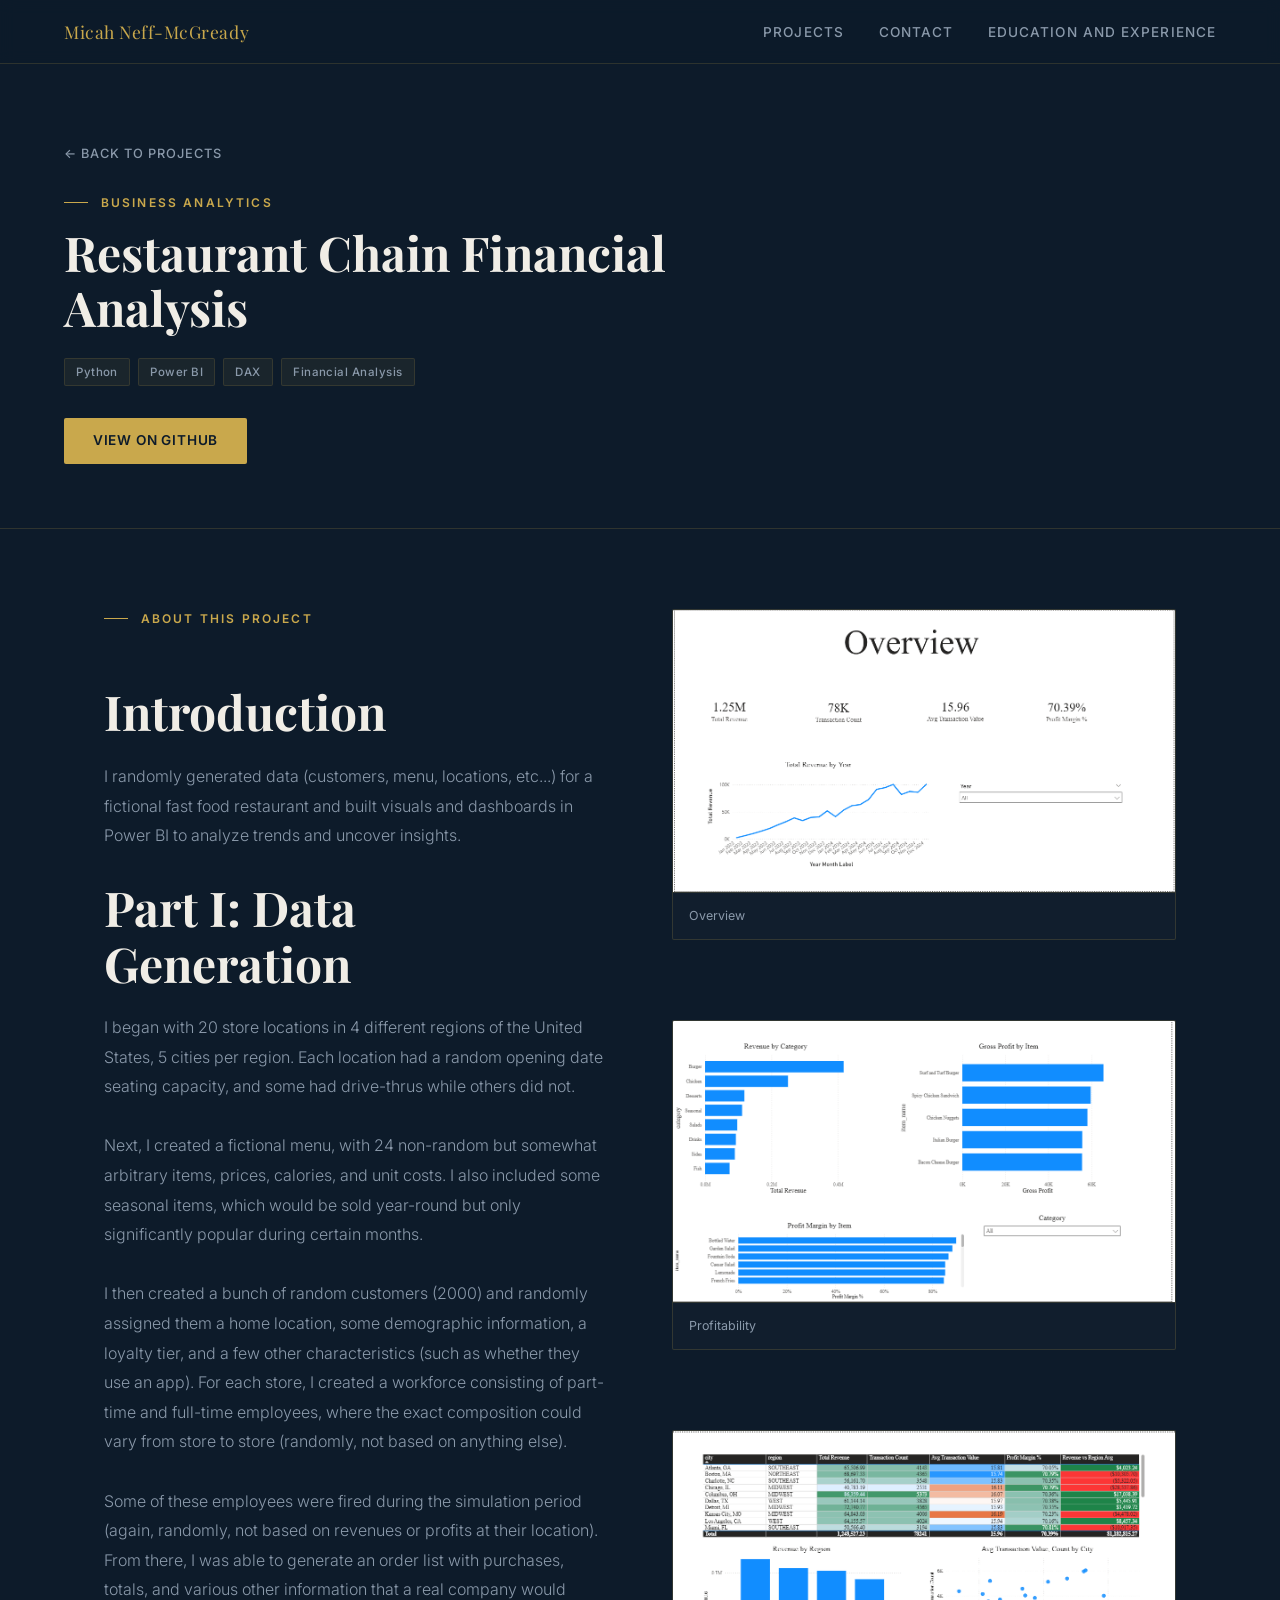
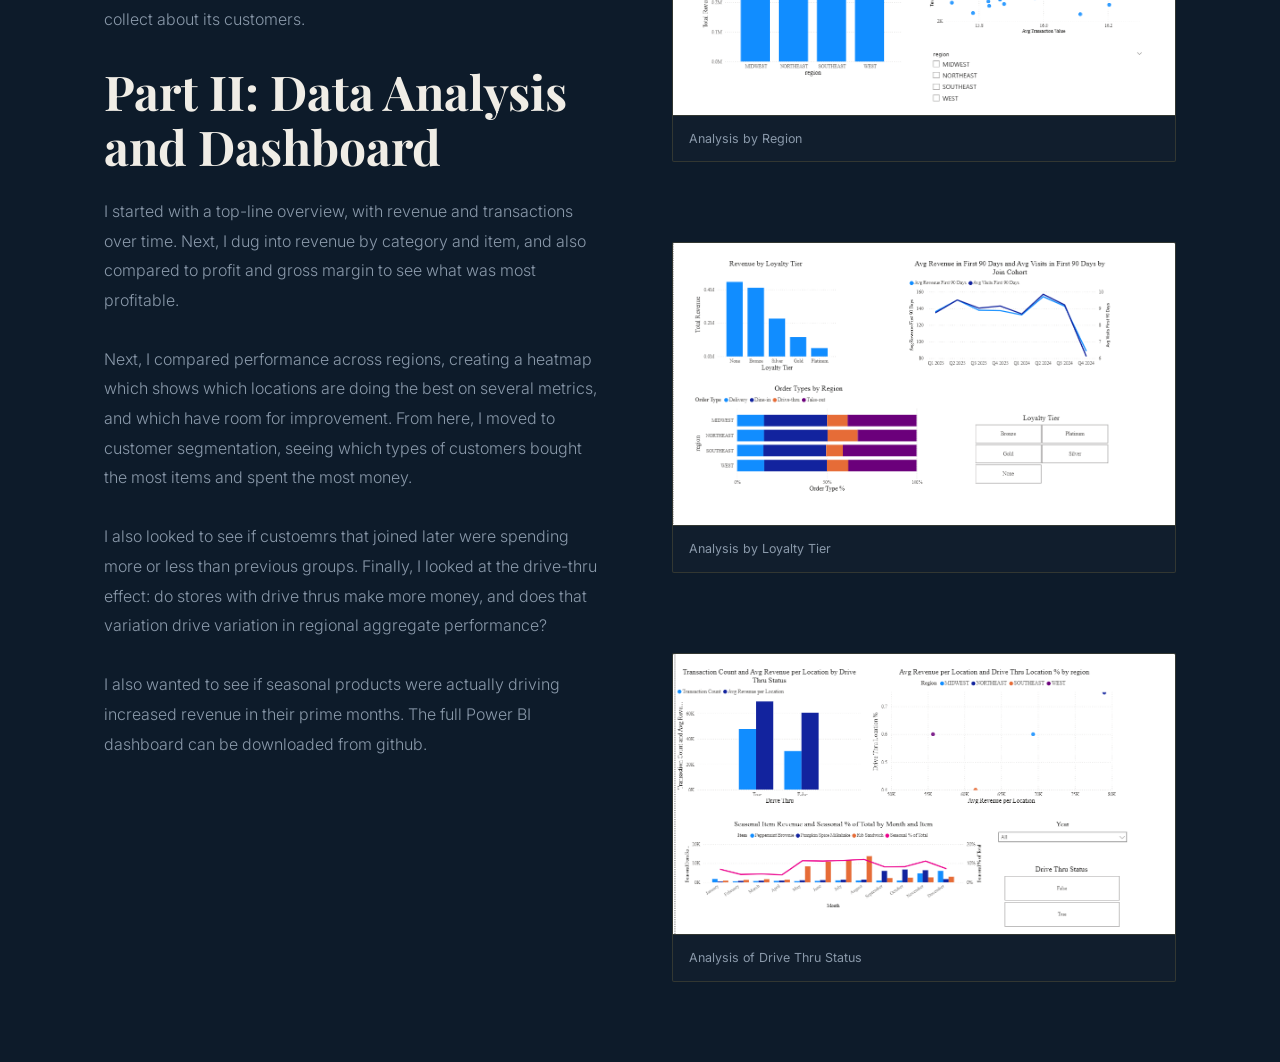
<file: projects/restuarant.html>
<html lang="en">

<head>
    <meta charset="UTF-8" />
    <meta name="viewport" content="width=device-width, initial-scale=1.0" />
    <title>Restaurant Chain Financial Analysis</title>
    <link
        href="https://fonts.googleapis.com/css2?family=Playfair+Display:wght@600;700&family=Inter:wght@300;400;500;600&display=swap"
        rel="stylesheet" />
    <style>
        *,
        *::before,
        *::after {
            box-sizing: border-box;
            margin: 0;
            padding: 0;
        }

        :root {
            --navy: #0D1B2A;
            --navy-mid: #162235;
            --steel: #2C3E55;
            --gold: #C9A84C;
            --gold-lt: #E2C97E;
            --off-white: #F0EDE6;
            --muted: #8A99AA;
            --text: #D8E0E8;
            --card-bg: #111E2D;
            --border: rgba(201, 168, 76, 0.18);
        }

        html {
            scroll-behavior: smooth;
        }

        body {
            font-family: 'Inter', sans-serif;
            background: var(--navy);
            color: var(--text);
            line-height: 1.6;
        }

        /*Navigation*/
        nav {
            position: fixed;
            top: 0;
            left: 0;
            right: 0;
            z-index: 100;
            display: flex;
            justify-content: space-between;
            align-items: center;
            padding: 1.1rem 4rem;
            background: rgba(13, 27, 42, 0.92);
            backdrop-filter: blur(8px);
            border-bottom: 1px solid var(--border);
        }

        .nav-name {
            font-family: 'Playfair Display', serif;
            font-size: 1.1rem;
            color: var(--gold);
            letter-spacing: 0.03em;
            text-decoration: none;
        }

        .nav-links {
            display: flex;
            gap: 2.2rem;
            list-style: none;
        }

        .nav-links a {
            text-decoration: none;
            color: var(--muted);
            font-size: 0.85rem;
            font-weight: 500;
            letter-spacing: 0.08em;
            text-transform: uppercase;
            transition: color 0.2s;
        }

        .nav-links a:hover {
            color: var(--gold);
        }

        /*Hero*/
        .project-hero {
            padding: 9rem 4rem 4rem;
            border-bottom: 1px solid var(--border);
            position: relative;
            overflow: hidden;
        }


        .hero-inner {
            position: relative;
            z-index: 1;
            max-width: 760px;
        }

        .back-link {
            display: inline-flex;
            align-items: center;
            gap: 0.5rem;
            font-size: 0.8rem;
            font-weight: 500;
            letter-spacing: 0.08em;
            text-transform: uppercase;
            color: var(--muted);
            text-decoration: none;
            margin-bottom: 1.8rem;
            transition: color 0.2s;
        }

        .back-link:hover {
            color: var(--gold);
        }

        .project-domain {
            font-size: 0.75rem;
            font-weight: 600;
            letter-spacing: 0.18em;
            text-transform: uppercase;
            color: var(--gold);
            margin-bottom: 0.8rem;
            display: flex;
            align-items: center;
            gap: 0.8rem;
        }

        .project-domain::before {
            content: '';
            display: inline-block;
            width: 24px;
            height: 1px;
            background: var(--gold);
        }

        h1 {
            font-family: 'Playfair Display', serif;
            font-size: clamp(2rem, 4vw, 3rem);
            color: var(--off-white);
            line-height: 1.15;
            margin-bottom: 1.4rem;
            font-weight: 700;
        }

        .project-stack {
            display: flex;
            flex-wrap: wrap;
            gap: 0.5rem;
            margin-bottom: 2rem;
        }

        .stack-tag {
            font-size: 0.72rem;
            font-weight: 500;
            padding: 0.25rem 0.7rem;
            background: rgba(201, 168, 76, 0.07);
            border: 1px solid rgba(201, 168, 76, 0.15);
            border-radius: 2px;
            color: var(--muted);
            letter-spacing: 0.04em;
        }

        .btn {
            padding: 0.75rem 1.8rem;
            font-size: 0.85rem;
            font-weight: 600;
            letter-spacing: 0.06em;
            text-transform: uppercase;
            text-decoration: none;
            border-radius: 2px;
            transition: all 0.2s;
            display: inline-flex;
            align-items: center;
            gap: 0.5rem;
        }

        .btn-primary {
            background: var(--gold);
            color: var(--navy);
        }

        .btn-primary:hover {
            background: var(--gold-lt);
        }

        /*Content*/
        .project-body {
            display: grid;
            grid-template-columns: 1fr 1fr;
            gap: 4rem;
            padding: 5rem 4rem;
            max-width: 1200px;
            margin: 0 auto;
        }

        /*About*/
        .about-col {
            display: flex;
            flex-direction: column;
            gap: 2.5rem;
        }

        .screenshots-col {
            display: flex;
            flex-direction: column;
            gap: 5rem;
        }


        .about-section {
            margin-bottom: 4rem;
        }

        .section-label {
            font-size: 0.75rem;
            font-weight: 600;
            letter-spacing: 0.18em;
            text-transform: uppercase;
            color: var(--gold);
            margin-bottom: 1rem;
            display: flex;
            align-items: center;
            gap: 0.8rem;
        }

        .section-label::before {
            content: '';
            display: inline-block;
            width: 24px;
            height: 1px;
            background: var(--gold);
        }

        .about-text {
            font-size: 1rem;
            color: var(--muted);
            line-height: 1.85;
            font-weight: 300;
        }

        .about-text p+p {
            margin-top: 1rem;
        }

        /*Pictures*/
        .pictures-section {
            margin-bottom: 4rem;
        }

        .pictures-grid {
            display: grid;
            grid-template-columns: repeat(2, 1fr);
            gap: 1.2rem;
        }

        .picture-card {
            background: var(--card-bg);
            border: 1px solid var(--border);
            border-radius: 2px;
            overflow: hidden;
        }

        .picture-card img {
            width: 100%;
            height: auto;   
            display: block;
        }

        .picture-caption {
            padding: 0.8rem 1rem;
            font-size: 0.78rem;
            color: var(--muted);
            font-weight: 400;
            border-top: 1px solid var(--border);
        }

        /*GitHub CTA*/
        .github-section {
            padding: 2.5rem;
            background: var(--card-bg);
            border: 1px solid var(--border);
            border-radius: 2px;
            display: flex;
            justify-content: space-between;
            align-items: center;
            flex-wrap: wrap;
            gap: 1.5rem;
        }

        .github-text h3 {
            font-family: 'Playfair Display', serif;
            font-size: 1.2rem;
            color: var(--off-white);
            margin-bottom: 0.3rem;
        }

        .github-text p {
            font-size: 0.88rem;
            color: var(--muted);
            font-weight: 300;
        }

        /*Footer*/
        footer {
            padding: 2rem 4rem;
            border-top: 1px solid var(--border);
            display: flex;
            justify-content: space-between;
            align-items: center;
            flex-wrap: wrap;
            gap: 1rem;
            margin-top: 2rem;
        }

        .footer-name {
            font-family: 'Playfair Display', serif;
            color: var(--gold);
            font-size: 0.95rem;
        }

        .footer-note {
            font-size: 0.78rem;
            color: var(--muted);
        }

        @media (max-width: 768px) {
            nav {
                padding: 1rem 1.5rem;
            }

            .project-hero,
            .content,
            footer {
                padding-left: 1.5rem;
                padding-right: 1.5rem;
            }

            .pictures-grid {
                grid-template-columns: 1fr;
            }

            .github-section {
                flex-direction: column;
            }
        }

        @media (max-width: 900px) {
            .project-body {
                grid-template-columns: 1fr;
                padding: 3rem 1.5rem;
                gap: 3rem;
            }
        }
    </style>
</head>

<body>

    <!--Navigation--> <!--Remember to Fix Nav Links when uploaded to github-->
    <nav>
        <a href="../index.html" class="nav-name">Micah Neff-McGready</a>
        <ul class="nav-links">
            <li><a href="../index.html#projects">Projects</a></li>
            <li><a href="../index.html#contact">Contact</a></li>
            <li><a href="educ_exp.html">Education and Experience</a></li>
        </ul>
    </nav>

    <!-- HERO --> <!--Remember to Fix Nav Links when uploaded to github-->
    <div class="project-hero">
        <div class="hero-inner">
            <a href="../index.html#projects" class="back-link">← Back to Projects</a>
            <div class="project-domain">Business Analytics</div>
            <h1>Restaurant Chain Financial Analysis</h1>
            <div class="project-stack">
                <span class="stack-tag">Python</span>
                <span class="stack-tag">Power BI</span>
                <span class="stack-tag">DAX</span>
                <span class="stack-tag">Financial Analysis</span>
            </div>
            <a href="https://github.com/micahnmcg36-droid/Restaurant-Business" class="btn btn-primary" target="_blank">
                View on GitHub
            </a>
        </div>
    </div>

    <!--Content-->
    <div class="project-body">

        <!--About-->
        <div class="about-col">
            <div class="section-label">About This Project</div>
            <div class="about-text">

                <p>
                <h1>Introduction</h1>
                    I randomly generated data (customers, menu, locations, etc...) for a fictional fast food restaurant
                    and built visuals and dashboards in Power BI to analyze trends and uncover insights.
                    <br><br>
                <h1>Part I: Data Generation</h1>
                    I began with 20 store locations in 4 different regions of the United States, 5 cities per region. 
                    Each location had a random opening date seating capacity, and some had drive-thrus while others did not.
                    <br><br>
                    Next, I created a fictional menu, with 24 non-random but somewhat arbitrary items, prices, calories, and unit costs. 
                    I also included some seasonal items, which would be sold year-round but only significantly popular during certain months.
                    <br><br>
                    I then created a bunch of random customers (2000) and randomly assigned them a home location, some demographic information, a loyalty tier, and a few other characteristics (such as whether they use an app). 
                    For each store, I created a workforce consisting of part-time and full-time employees, where the exact composition could vary from store to store (randomly, not based on anything else). 
                    <br><br>
                    Some of these employees were fired during the simulation period (again, randomly, not based on revenues or profits at their location).
                    From there, I was able to generate an order list with purchases, totals, and various other information that a real company would collect about its customers.
                    <br><br>
                <h1>Part II: Data Analysis and Dashboard</h1>
             
                    I started with a top-line overview, with revenue and transactions over time. 
                    Next, I dug into revenue by category and item, and also compared to profit and gross margin to see what was most profitable.
                    <br><br>
                    Next, I compared performance across regions, creating a heatmap which shows which locations are doing the best on several metrics, and which have room for improvement.
                    From here, I moved to customer segmentation, seeing which types of customers bought the most items and spent the most money. 
                    <br><br>
                    I also looked to see if custoemrs that joined later were spending more or less than previous groups.
                    Finally, I looked at the drive-thru effect: do stores with drive thrus make more money, and does that variation drive variation in regional aggregate performance? 
                   <br><br>
                    I also wanted to see if seasonal products were actually driving increased revenue in their prime months.
                
                    The full Power BI dashboard can be downloaded from github.
                </p>
                
            </div>
        </div>

        <div class="screenshots-col">

            <div class="picture-card">
                <img src="img/overview.png" alt="Overview" />
                <div class="picture-caption">Overview</div>
            </div>

            <div class="picture-card">
                <img src="img/revandprof.png" alt="Profitability" />
                <div class="picture-caption">Profitability</div>
            </div>

            <div class="picture-card">
                <img src="img/region.png" alt="Analysis by Region" />
                <div class="picture-caption">Analysis by Region</div>
            </div>

            <div class="picture-card">
                <img src="img/loyalty.png" alt="Analysis by Loyalty Tier" />
                <div class="picture-caption">Analysis by Loyalty Tier</div>
            </div>
            
            <div class="picture-card">
                <img src="img/drivethru.png" alt="Drive Thru Status" />
                <div class="picture-caption">Analysis of Drive Thru Status</div>
            </div>


        </div>




    </div>
</file>
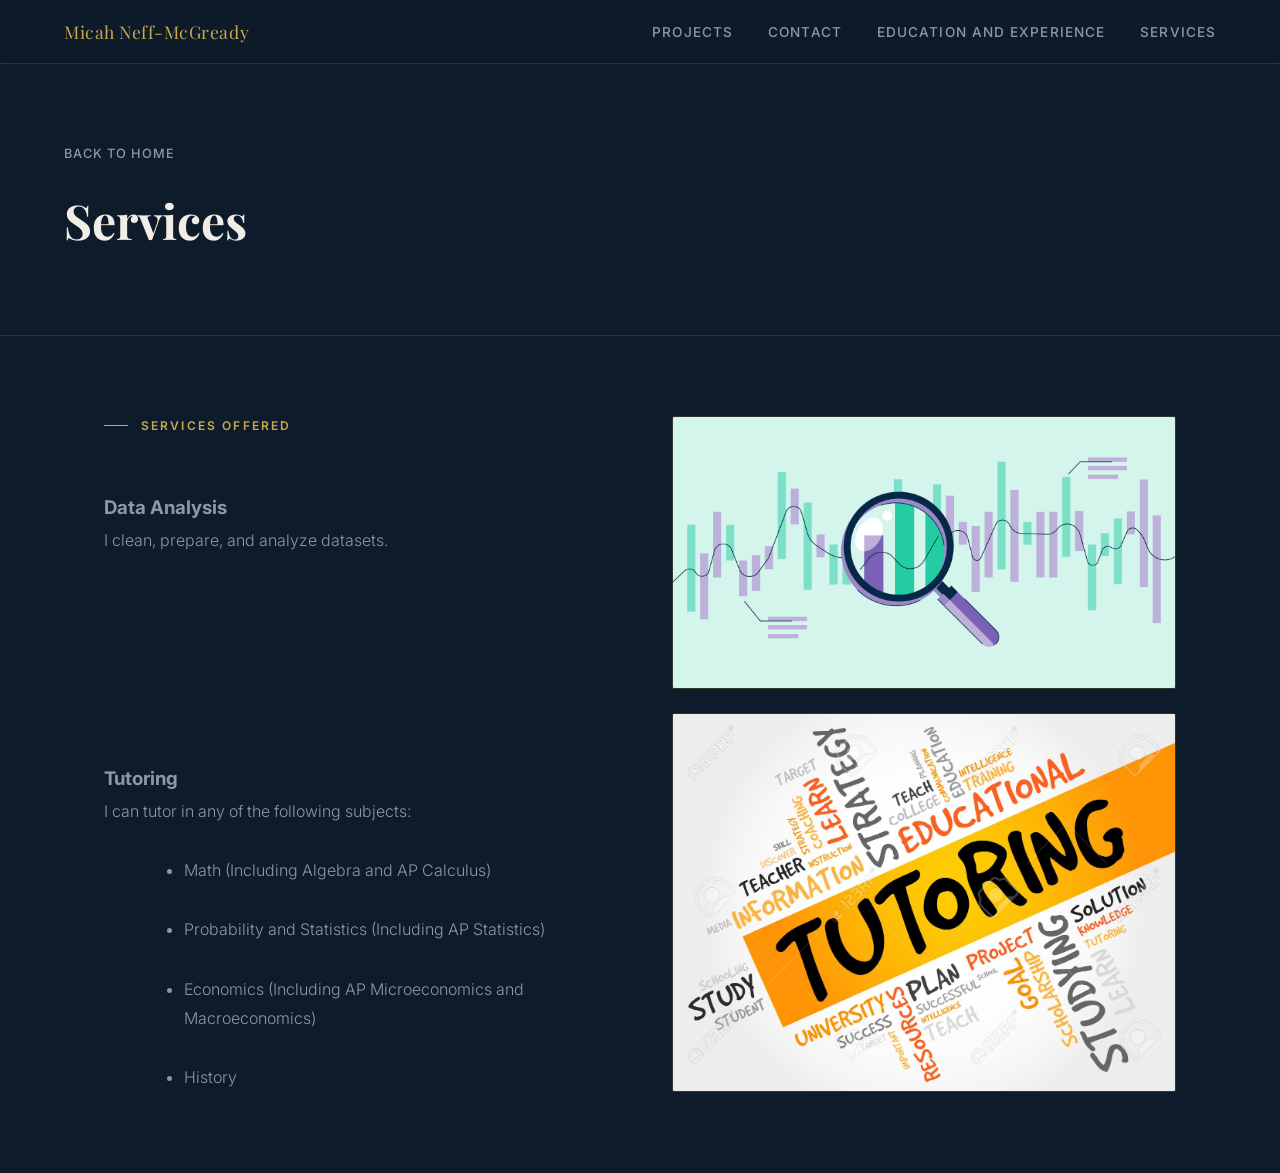
<file: projects/services.html>
<html lang="en">

<head>
    <meta charset="UTF-8" />
    <meta name="viewport" content="width=device-width, initial-scale=1.0" />
    <title>Services</title>
    <link
        href="https://fonts.googleapis.com/css2?family=Playfair+Display:wght@600;700&family=Inter:wght@300;400;500;600&display=swap"
        rel="stylesheet" />
    <style>
        *,
        *::before,
        *::after {
            box-sizing: border-box;
            margin: 0;
            padding: 0;
        }

        :root {
            --navy: #0D1B2A;
            --navy-mid: #162235;
            --steel: #2C3E55;
            --gold: #C9A84C;
            --gold-lt: #E2C97E;
            --off-white: #F0EDE6;
            --muted: #8A99AA;
            --text: #D8E0E8;
            --card-bg: #111E2D;
            --border: rgba(201, 168, 76, 0.18);
        }

        html {
            scroll-behavior: smooth;
        }

        body {
            font-family: 'Inter', sans-serif;
            background: var(--navy);
            color: var(--text);
            line-height: 1.6;
        }

        /*Navigation*/
        nav {
            position: fixed;
            top: 0;
            left: 0;
            right: 0;
            z-index: 100;
            display: flex;
            justify-content: space-between;
            align-items: center;
            padding: 1.1rem 4rem;
            background: rgba(13, 27, 42, 0.92);
            backdrop-filter: blur(8px);
            border-bottom: 1px solid var(--border);
        }

        .nav-name {
            font-family: 'Playfair Display', serif;
            font-size: 1.1rem;
            color: var(--gold);
            letter-spacing: 0.03em;
            text-decoration: none;
        }

        .nav-links {
            display: flex;
            gap: 2.2rem;
            list-style: none;
        }

        .nav-links a {
            text-decoration: none;
            color: var(--muted);
            font-size: 0.85rem;
            font-weight: 500;
            letter-spacing: 0.08em;
            text-transform: uppercase;
            transition: color 0.2s;
        }

        .nav-links a:hover {
            color: var(--gold);
        }

        /*Hero*/
        .project-hero {
            padding: 9rem 4rem 4rem;
            border-bottom: 1px solid var(--border);
            position: relative;
            overflow: hidden;
        }


        .hero-inner {
            position: relative;
            z-index: 1;
            max-width: 760px;
        }

        .back-link {
            display: inline-flex;
            align-items: center;
            gap: 0.5rem;
            font-size: 0.8rem;
            font-weight: 500;
            letter-spacing: 0.08em;
            text-transform: uppercase;
            color: var(--muted);
            text-decoration: none;
            margin-bottom: 1.8rem;
            transition: color 0.2s;
        }

        .back-link:hover {
            color: var(--gold);
        }

        .project-domain {
            font-size: 0.75rem;
            font-weight: 600;
            letter-spacing: 0.18em;
            text-transform: uppercase;
            color: var(--gold);
            margin-bottom: 0.8rem;
            display: flex;
            align-items: center;
            gap: 0.8rem;
        }

        .project-domain::before {
            content: '';
            display: inline-block;
            width: 24px;
            height: 1px;
            background: var(--gold);
        }

        h1 {
            font-family: 'Playfair Display', serif;
            font-size: clamp(2rem, 4vw, 3rem);
            color: var(--off-white);
            line-height: 1.15;
            margin-bottom: 1.4rem;
            font-weight: 700;
        }

        .project-stack {
            display: flex;
            flex-wrap: wrap;
            gap: 0.5rem;
            margin-bottom: 2rem;
        }

        .stack-tag {
            font-size: 0.72rem;
            font-weight: 500;
            padding: 0.25rem 0.7rem;
            background: rgba(201, 168, 76, 0.07);
            border: 1px solid rgba(201, 168, 76, 0.15);
            border-radius: 2px;
            color: var(--muted);
            letter-spacing: 0.04em;
        }

        .btn {
            padding: 0.75rem 1.8rem;
            font-size: 0.85rem;
            font-weight: 600;
            letter-spacing: 0.06em;
            text-transform: uppercase;
            text-decoration: none;
            border-radius: 2px;
            transition: all 0.2s;
            display: inline-flex;
            align-items: center;
            gap: 0.5rem;
        }

        .btn-primary {
            background: var(--gold);
            color: var(--navy);
        }

        .btn-primary:hover {
            background: var(--gold-lt);
        }

        /*Content*/
        .project-body {
            display: grid;
            grid-template-columns: 1fr 1fr;
            gap: 4rem;
            padding: 5rem 4rem;
            max-width: 1200px;
            margin: 0 auto;
        }

        /*About*/
        .about-col {
            display: flex;
            flex-direction: column;
            gap: 2.5rem;
        }

        .screenshots-col {
            display: flex;
            flex-direction: column;
            gap: 1.5rem;
        }


        .about-section {
            margin-bottom: 4rem;
        }

        .section-label {
            font-size: 0.75rem;
            font-weight: 600;
            letter-spacing: 0.18em;
            text-transform: uppercase;
            color: var(--gold);
            margin-bottom: 1rem;
            display: flex;
            align-items: center;
            gap: 0.8rem;
        }

        .section-label::before {
            content: '';
            display: inline-block;
            width: 24px;
            height: 1px;
            background: var(--gold);
        }

        .about-text {
            font-size: 1rem;
            color: var(--muted);
            line-height: 1.85;
            font-weight: 300;
        }

        .about-text p+p {
            margin-top: 1rem;
        }

        /*Pictures*/
        .pictures-section {
            margin-bottom: 4rem;
        }

        .pictures-grid {
            display: grid;
            grid-template-columns: repeat(2, 1fr);
            column-gap: 1.5rem;
            row-gap: 10rem;  
        }

        .picture-card {
            background: var(--card-bg);
            border: 1px solid var(--border);
            border-radius: 2px;
            overflow: hidden;
        }

        .picture-card img {
            width: 100%;
            height: auto;   
            display: block;
        }

        .picture-caption {
            padding: 0.8rem 1rem;
            font-size: 0.78rem;
            color: var(--muted);
            font-weight: 400;
            border-top: 1px solid var(--border);
        }

        /*GitHub CTA*/
        .github-section {
            padding: 2.5rem;
            background: var(--card-bg);
            border: 1px solid var(--border);
            border-radius: 2px;
            display: flex;
            justify-content: space-between;
            align-items: center;
            flex-wrap: wrap;
            gap: 1.5rem;
        }

        .github-text h3 {
            font-family: 'Playfair Display', serif;
            font-size: 1.2rem;
            color: var(--off-white);
            margin-bottom: 0.3rem;
        }

        .github-text p {
            font-size: 0.88rem;
            color: var(--muted);
            font-weight: 300;
        }

        /*Footer*/
        footer {
            padding: 2rem 4rem;
            border-top: 1px solid var(--border);
            display: flex;
            justify-content: space-between;
            align-items: center;
            flex-wrap: wrap;
            gap: 1rem;
            margin-top: 2rem;
        }

        .footer-name {
            font-family: 'Playfair Display', serif;
            color: var(--gold);
            font-size: 0.95rem;
        }

        .footer-note {
            font-size: 0.78rem;
            color: var(--muted);
        }

        @media (max-width: 768px) {
            nav {
                padding: 1rem 1.5rem;
            }

            .project-hero,
            .content,
            footer {
                padding-left: 1.5rem;
                padding-right: 1.5rem;
            }

            .pictures-grid {
                grid-template-columns: 1fr;
            }

            .github-section {
                flex-direction: column;
            }
        }

        @media (max-width: 900px) {
            .project-body {
                grid-template-columns: 1fr;
                padding: 3rem 1.5rem;
                gap: 3rem;
            }
        }
    </style>
</head>

<body>

    <!--Navigation--> 
    <nav>
        <a href="../index.html" class="nav-name">Micah Neff-McGready</a>
        <ul class="nav-links">
            <li><a href="../index.html#projects">Projects</a></li>
            <li><a href="../index.html#contact">Contact</a></li>
            <li><a href="educ_exp.html">Education and Experience</a></li>
            <li><a href = "services.html">Services</a></li>
        </ul>
    </nav>

    <!-- HERO --> 
    <div class="project-hero">
        <div class="hero-inner">
            <a href="../index.html" class="back-link">Back to Home</a>
            <h1>Services</h1>
        </div>
    </div>

    <!--Content-->
    <div class="project-body">

        <!--Services-->
        <div class="about-col">
            <div class="section-label">Services Offered</div>
            <div class="about-text">
                <h3>Data Analysis</h3>
                <p>
                    I clean, prepare, and analyze datasets.     
                </p>
                <br>
                <br>
                <br>
                <br>
                <br>
                <br>
                <br>
                <h3>Tutoring</h3>
                <div>
                    I can tutor in any of the following subjects:
                    <br>
                    <br>
                    <ul style="padding-left: 80px;">
                        <li>Math (Including Algebra and AP Calculus)</li> <br>
                        <li>Probability and Statistics (Including AP Statistics)</li> <br>
                        <li>Economics (Including AP Microeconomics and Macroeconomics)</li> <br>
                        <li>History</li>
                    </ul>
                </div>
            </div>
            
        </div>

        <div class="screenshots-col">
            
            <div class="picture-card">
                <img src="img/data_analysis.png" alt="Data Analysis" />
            </div>

            <div class="picture-card">
                <img src="img/tutoring.jpg" alt="Tutoring" />
            </div>



        </div>


    </div>
</file>
